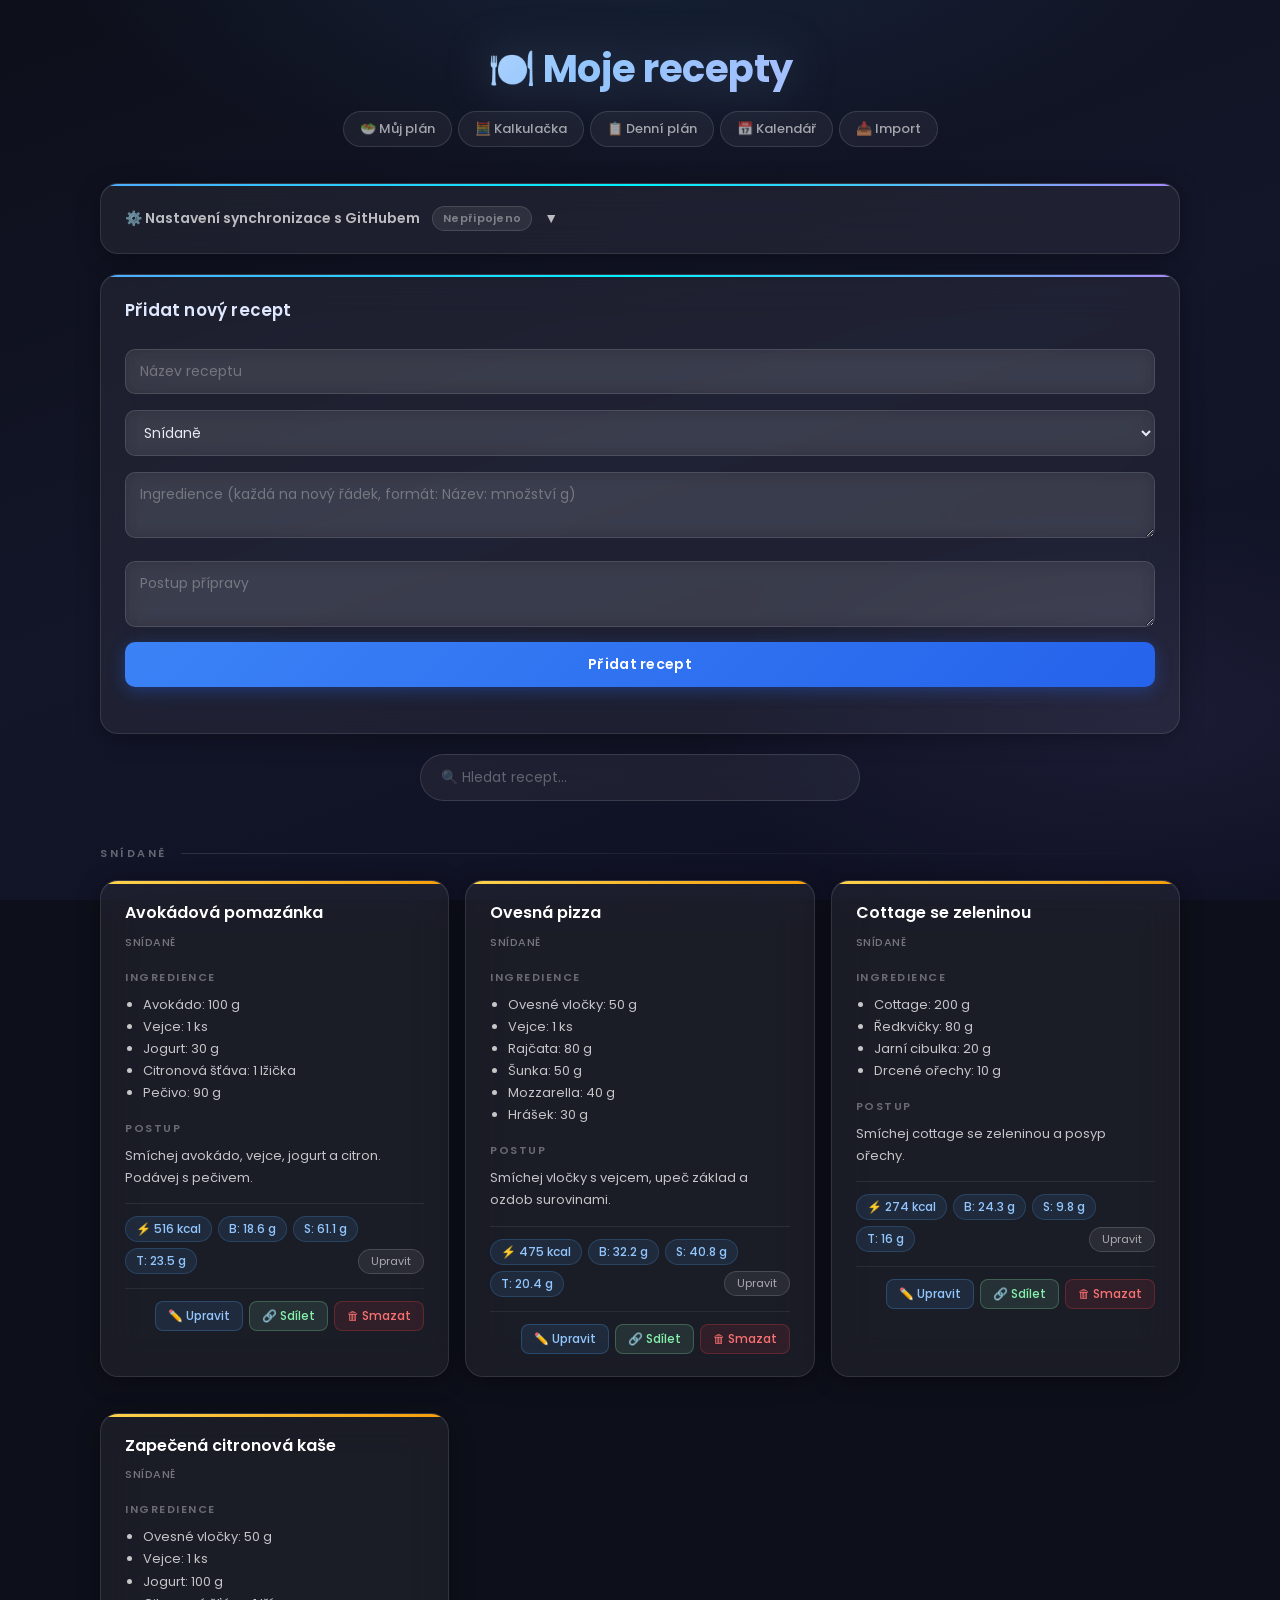
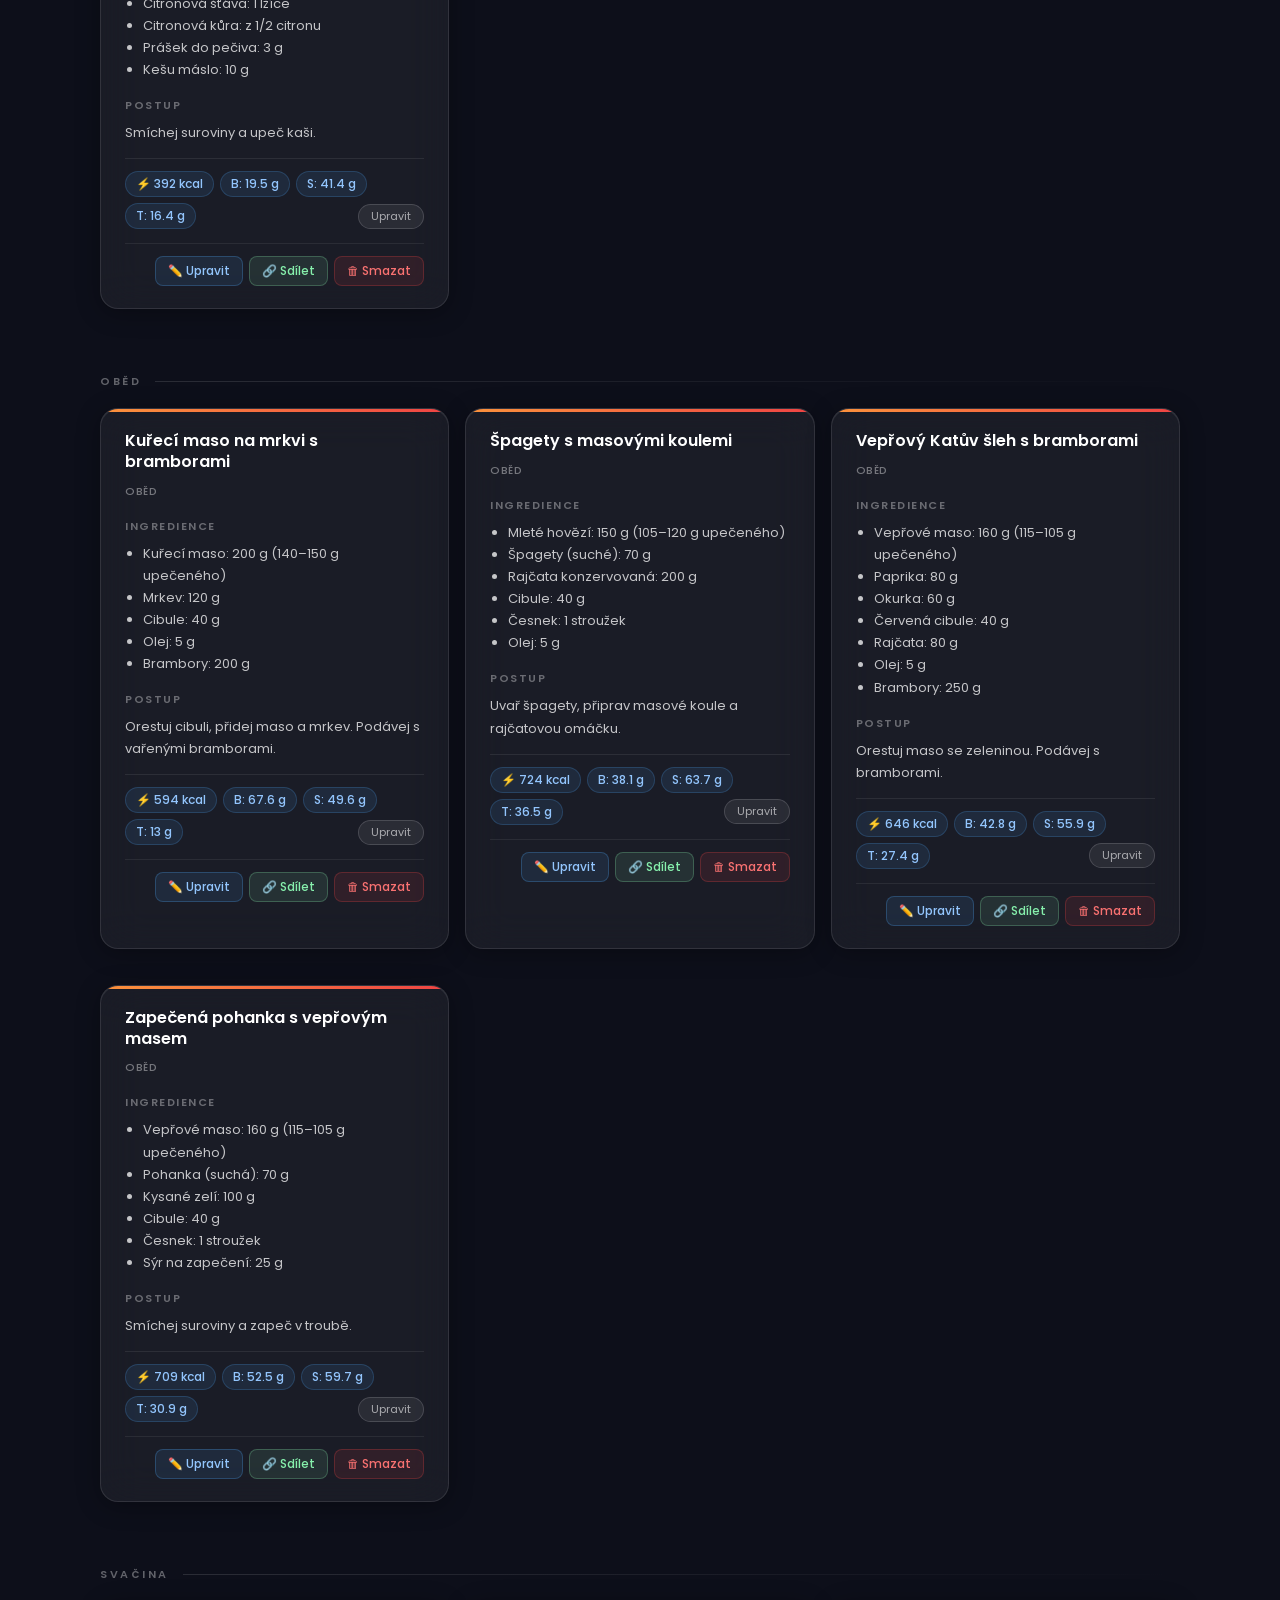
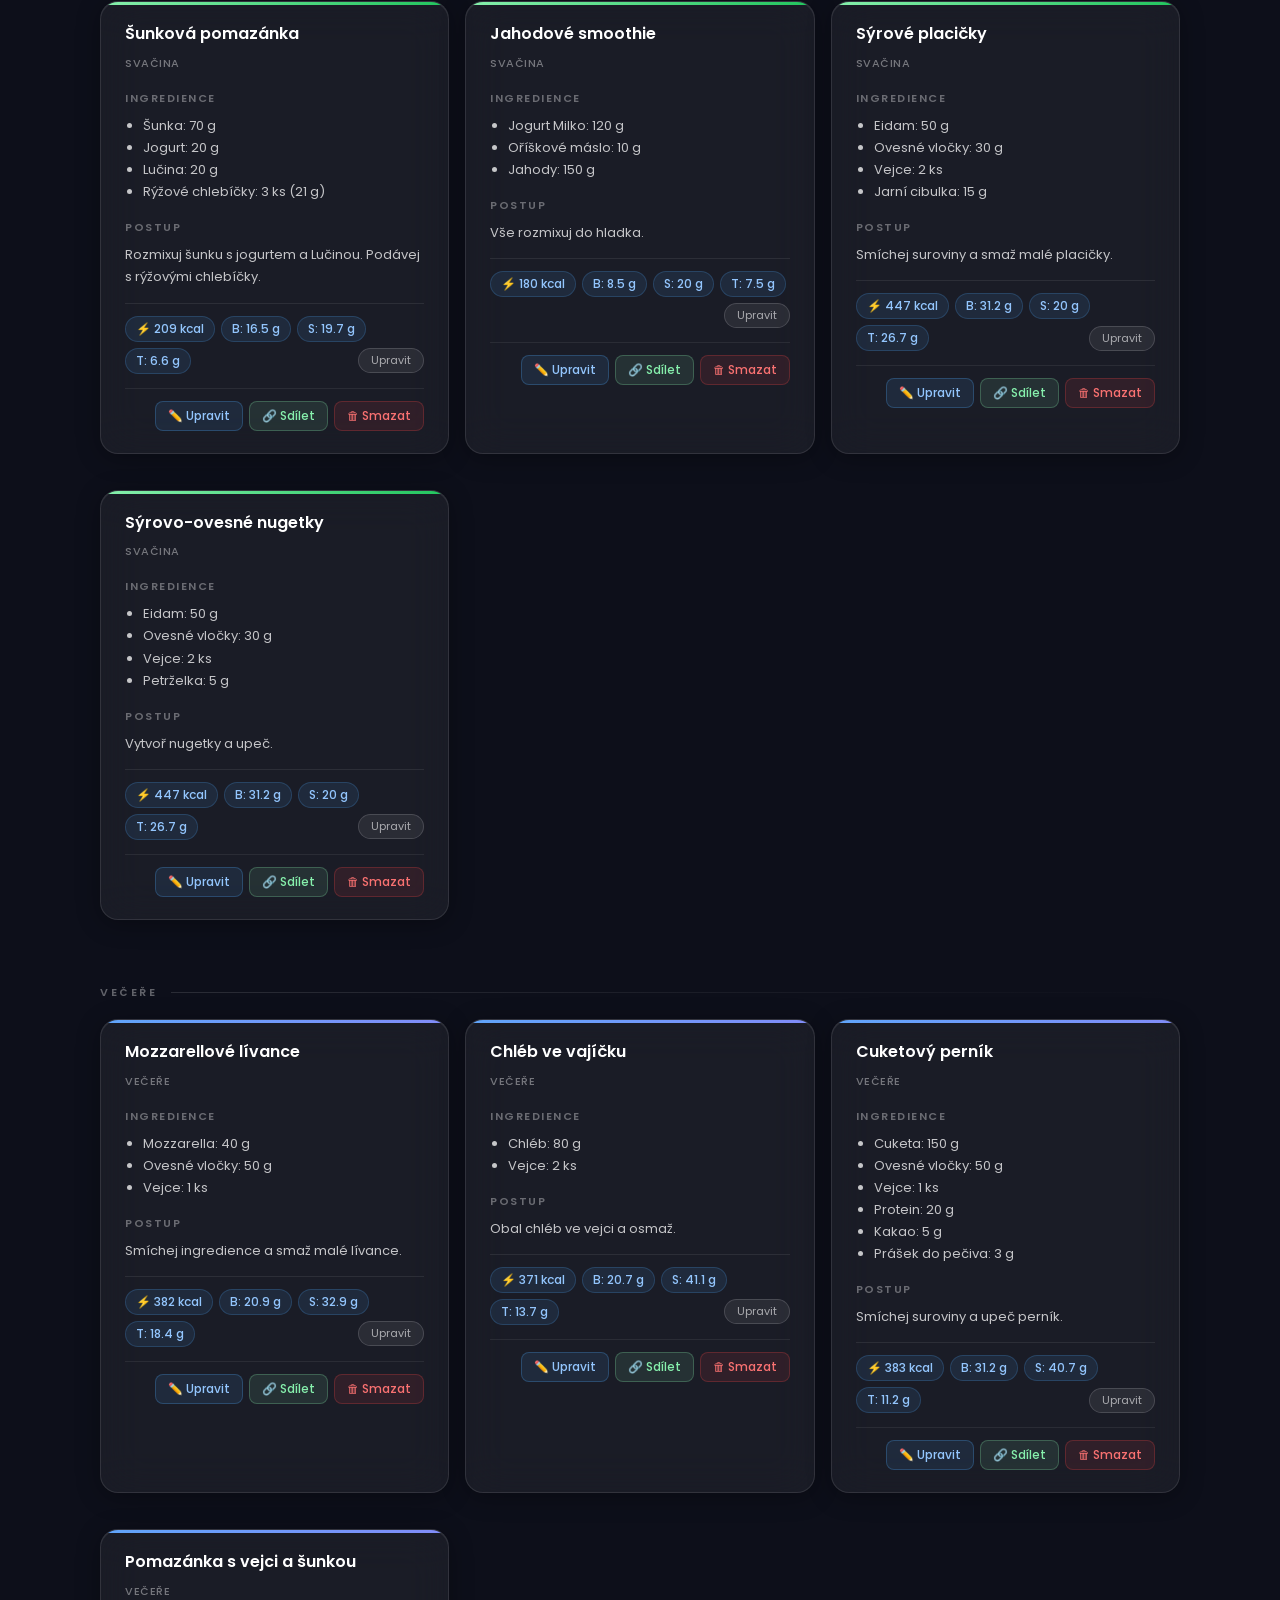
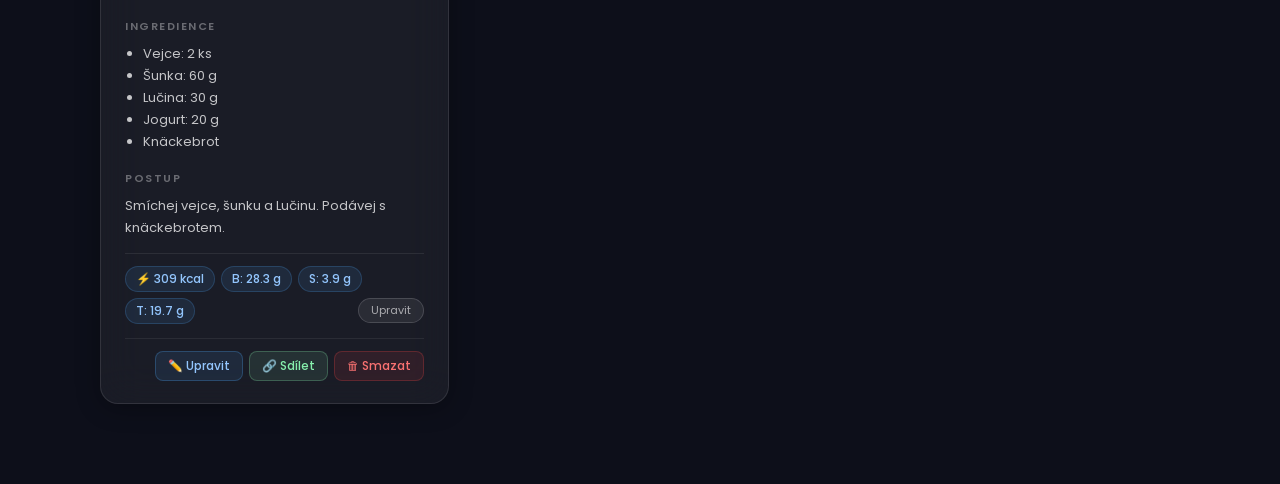
<file: index.html>
<!DOCTYPE html>
<html lang="cs">
<head>
    <meta charset="UTF-8">
    <title>Moje recepty</title>
    <link rel="preconnect" href="https://fonts.googleapis.com">
    <link href="https://fonts.googleapis.com/css2?family=Poppins:wght@400;500;600;700&display=swap" rel="stylesheet">
    <link rel="stylesheet" href="style.css">
</head>
<body>
<div class="page-wrapper">

<h1>🍽️ Moje recepty</h1>

<nav>
    <a href="muj-plan.html">🥗 Můj plán</a>
    <a href="recipe-calculator.html">🧮 Kalkulačka</a>
    <a href="planner.html">📋 Denní plán</a>
    <a href="calendar.html">📅 Kalendář</a>
    <a href="import-jidelnicek.html">📥 Import</a>
</nav>

<!-- GitHub nastavení -->
<div class="form-container" id="github-settings">
    <div class="github-header" id="github-toggle" style="cursor:pointer">
        <span>⚙️ Nastavení synchronizace s GitHubem</span>
        <span id="github-status-badge" class="gh-badge gh-badge-off">Nepřipojeno</span>
        <span id="github-toggle-arrow">▼</span>
    </div>
    <div id="github-settings-body" style="display:none; margin-top:14px">
        <p style="font-size:13px; color:#ccc; margin:0 0 10px 0">
            Zadej svůj GitHub Personal Access Token pro ukládání receptů do repozitáře.<br>
            <strong>Jak ho získat:</strong> GitHub → Settings → Developer settings → Personal access tokens → Fine-grained tokens → New token → vyber repozitář <em>My-recipes</em> → oprávnění <em>Contents: Read and Write</em>.
        </p>
        <div style="display:flex; gap:10px; align-items:center">
            <input id="github-token-input" type="password" placeholder="github_pat_..." style="flex:1; margin:0">
            <button id="github-save-token-btn" style="width:auto; padding:10px 18px">Připojit</button>
            <button id="github-clear-token-btn" style="width:auto; padding:10px 18px; background: rgba(255,255,255,0.15); box-shadow:none">Odpojit</button>
        </div>
        <p id="github-token-msg" style="font-size:13px; margin:8px 0 0 0"></p>
    </div>
</div>

<!-- Přidat recept -->
<div class="form-container">
    <h2>Přidat nový recept</h2>

    <input id="title" type="text" placeholder="Název receptu">

    <select id="category">
        <option value="snidane">Snídaně</option>
        <option value="obed">Oběd</option>
        <option value="svacina">Svačina</option>
        <option value="vecere">Večeře</option>
    </select>

    <textarea id="ingredients" placeholder="Ingredience (každá na nový řádek, formát: Název: množství g)"></textarea>
    <textarea id="instructions" placeholder="Postup přípravy"></textarea>

    <button id="addBtn">Přidat recept</button>
    <p id="save-status" style="text-align:center; font-size:13px; min-height:18px; margin:6px 0 0 0"></p>
</div>

<div class="search-container">
    <input id="search-input" type="text" placeholder="🔍 Hledat recept...">
</div>

<h2>Snídaně</h2>
<div id="snidane" class="recipe-list"></div>

<h2>Oběd</h2>
<div id="obed" class="recipe-list"></div>

<h2>Svačina</h2>
<div id="svacina" class="recipe-list"></div>

<h2>Večeře</h2>
<div id="vecere" class="recipe-list"></div>

<script src="nutrition.js"></script>
<script src="github-storage.js"></script>
<script src="script.js"></script>

<!-- Modal pro sdílený recept -->
<div id="share-modal" class="share-modal" style="display:none">
    <div class="share-modal-box">
        <button id="share-modal-close" class="share-modal-close">✕</button>
        <div id="share-modal-content"></div>
    </div>
</div>

</div><!-- end page-wrapper -->
<script>
document.querySelectorAll('nav a').forEach(a => {
    if (a.getAttribute('href') === location.pathname.split('/').pop() || (location.pathname.endsWith('/') && a.getAttribute('href') === 'index.html')) a.classList.add('active');
});
</script>
</body>
</html>
</file>
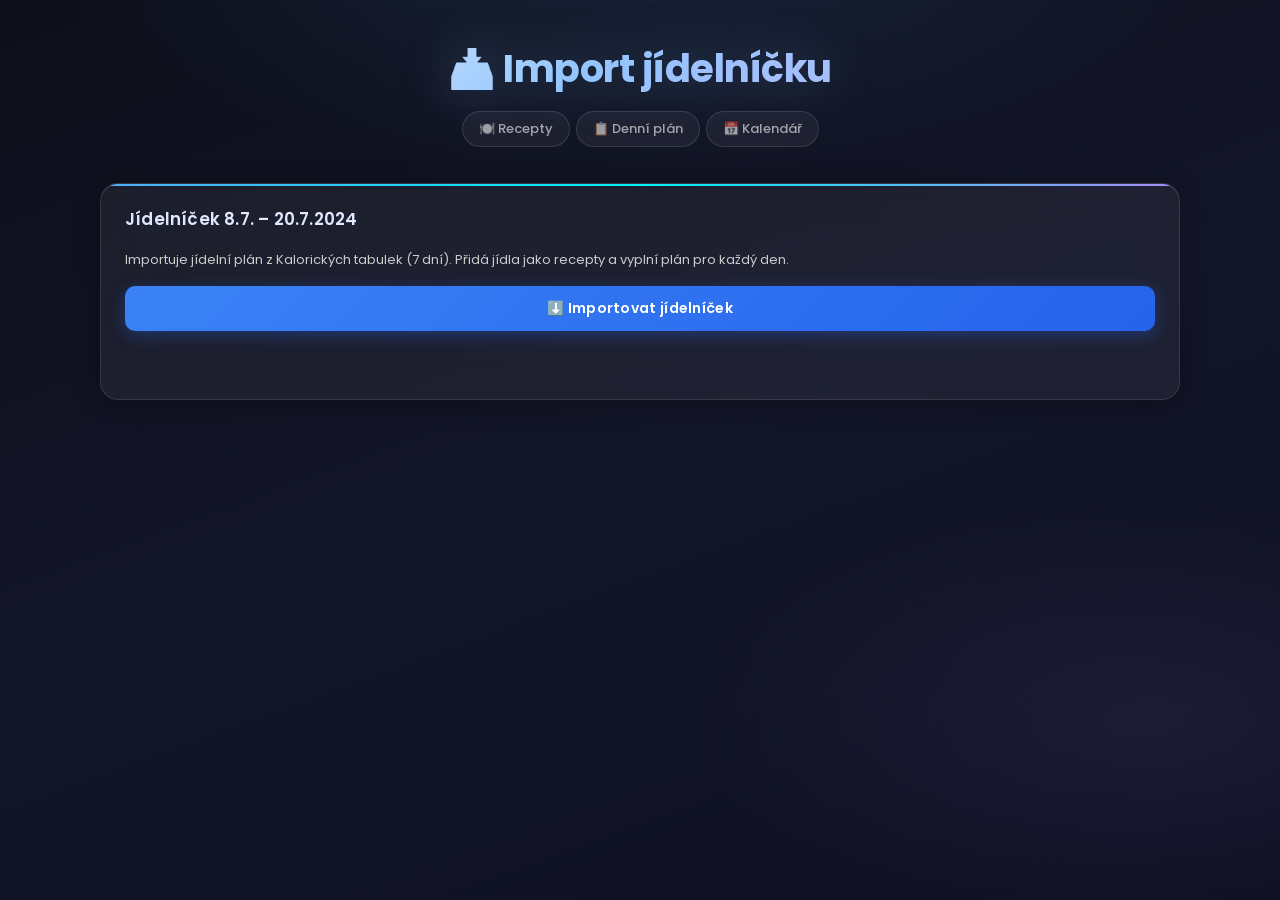
<file: import-jidelnicek.html>
<!DOCTYPE html>
<html lang="cs">
<head>
    <meta charset="UTF-8">
    <meta name="viewport" content="width=device-width, initial-scale=1.0">
    <title>Import jídelníčku</title>
    <link rel="preconnect" href="https://fonts.googleapis.com">
    <link href="https://fonts.googleapis.com/css2?family=Poppins:wght@400;500;600;700&display=swap" rel="stylesheet">
    <link rel="stylesheet" href="style.css">
</head>
<body>
<div class="page-wrapper">

<h1>📥 Import jídelníčku</h1>

<nav>
    <a href="index.html">🍽️ Recepty</a>
    <a href="planner.html">📋 Denní plán</a>
    <a href="calendar.html">📅 Kalendář</a>
</nav>

<div class="form-container">
    <h2>Jídelníček 8.7. – 20.7.2024</h2>
    <p style="font-size:13px; color:#ccc; margin-bottom:16px">
        Importuje jídelní plán z Kalorických tabulek (7 dní). Přidá jídla jako recepty a vyplní plán pro každý den.
    </p>
    <button id="import-btn">⬇️ Importovat jídelníček</button>
    <p id="import-msg" style="margin-top:12px; font-size:14px; min-height:20px"></p>
</div>

<div class="form-container" id="preview" style="display:none">
    <h2>Přehled importovaných dní</h2>
    <div id="preview-list"></div>
</div>

<script>
const DNY = ["Pondělí 8.7.","Středa 10.7.","Pátek 12.7.","Neděle 14.7.","Úterý 16.7.","Čtvrtek 18.7.","Sobota 20.7."];

const DATA = {
  recepty: [
    // === PONDĚLÍ 8.7.2024 ===
    { title:"Snídaně 8.7.", category:"snidane",
      ingredients:["selský jogurt bílý 3,8% tuku Hollandia: 200 g","Cornflakes Bonavita: 30 g","banán: 100 g"],
      instructions:"Jídelníček Kalorické Tabulky – Pondělí 08.07.2024",
      nutrition:{kcal:345,protein:22,carbs:36,fat:12,manual:true,unmatched:[]} },
    { title:"Svačina dop. 8.7.", category:"svacina",
      ingredients:["BeBe Dobré ráno kakaové Opavia: 30 g","nektarinka: 100 g"],
      instructions:"Jídelníček Kalorické Tabulky – Pondělí 08.07.2024",
      nutrition:{kcal:171,protein:11,carbs:18,fat:6,manual:true,unmatched:[]} },
    { title:"Oběd 8.7.", category:"obed",
      ingredients:["těstoviny vařené: 130 g","hovězí zadní vařené: 150 g"],
      instructions:"Jídelníček Kalorické Tabulky – Pondělí 08.07.2024",
      nutrition:{kcal:452,protein:29,carbs:47,fat:16,manual:true,unmatched:[]} },
    { title:"Svačina odp. 8.7.", category:"svacina",
      ingredients:["jahody: 150 g","Tvaroh měkký Clever: 100 g"],
      instructions:"Jídelníček Kalorické Tabulky – Pondělí 08.07.2024",
      nutrition:{kcal:119,protein:8,carbs:12,fat:4,manual:true,unmatched:[]} },
    { title:"Večeře 8.7.", category:"vecere",
      ingredients:["vejce slepičí: 55 g","Lučina Linie: 20 g","eidam sýr 30% tuku plátkový: 34 g","Krůtí prsní šunka 92% masa Pikok: 50 g","Lámankový chléb vícezrnný: 55 g"],
      instructions:"Jídelníček Kalorické Tabulky – Pondělí 08.07.2024",
      nutrition:{kcal:385,protein:25,carbs:40,fat:13,manual:true,unmatched:[]} },

    // === STŘEDA 10.7.2024 ===
    { title:"Snídaně 10.7.", category:"snidane",
      ingredients:["krůtí šunka Pikok: 50 g","lámankový vícezrnný chléb krájený Odkolek: 80 g","Gervais FitProtein: 40 g"],
      instructions:"Jídelníček Kalorické Tabulky – Středa 10.07.2024",
      nutrition:{kcal:321,protein:24,carbs:36,fat:8,manual:true,unmatched:[]} },
    { title:"Svačina dop. 10.7.", category:"svacina",
      ingredients:["Jihočeský tvaroh odtučněný Madeta: 125 g","nektarinka: 100 g"],
      instructions:"Jídelníček Kalorické Tabulky – Středa 10.07.2024",
      nutrition:{kcal:120,protein:9,carbs:13,fat:3,manual:true,unmatched:[]} },
    { title:"Oběd 10.7.", category:"obed",
      ingredients:["aljašská treska filety: 200 g","brambory vařené bez slupky: 150 g","máslo: 5 g"],
      instructions:"Jídelníček Kalorické Tabulky – Středa 10.07.2024",
      nutrition:{kcal:293,protein:22,carbs:32,fat:7,manual:true,unmatched:[]} },
    { title:"Svačina odp. 10.7.", category:"svacina",
      ingredients:["Bebe Dobré ráno oříškové s medem Opavia: 25 g","nektarinka: 100 g"],
      instructions:"Jídelníček Kalorické Tabulky – Středa 10.07.2024",
      nutrition:{kcal:153,protein:11,carbs:17,fat:4,manual:true,unmatched:[]} },
    { title:"Večeře 10.7.", category:"vecere",
      ingredients:["eidam sýr 30% tuku plátkový: 68 g","Lučina Linie: 10 g","lámankový vícezrnný chléb krájený Odkolek: 100 g"],
      instructions:"Jídelníček Kalorické Tabulky – Středa 10.07.2024",
      nutrition:{kcal:455,protein:34,carbs:50,fat:12,manual:true,unmatched:[]} },

    // === PÁTEK 12.7.2024 ===
    { title:"Snídaně 12.7.", category:"snidane",
      ingredients:["selský jogurt bílý 3,8% tuku Hollandia: 200 g","Cornflakes Bonavita: 30 g","jahody: 150 g"],
      instructions:"Jídelníček Kalorické Tabulky – Pátek 12.07.2024",
      nutrition:{kcal:302,protein:22,carbs:30,fat:10,manual:true,unmatched:[]} },
    { title:"Svačina dop. 12.7.", category:"svacina",
      ingredients:["Bebe Dobré ráno oříškové s medem Opavia: 30 g"],
      instructions:"Jídelníček Kalorické Tabulky – Pátek 12.07.2024",
      nutrition:{kcal:134,protein:10,carbs:13,fat:4,manual:true,unmatched:[]} },
    { title:"Oběd 12.7.", category:"obed",
      ingredients:["brambory vařené bez slupky: 150 g","máslo: 5 g","krůtí prsa restovaná: 150 g"],
      instructions:"Jídelníček Kalorické Tabulky – Pátek 12.07.2024",
      nutrition:{kcal:408,protein:30,carbs:40,fat:13,manual:true,unmatched:[]} },
    { title:"Svačina odp. 12.7.", category:"svacina",
      ingredients:["nektarinka: 100 g","Jihočeský tvaroh polotučný Madeta: 125 g"],
      instructions:"Jídelníček Kalorické Tabulky – Pátek 12.07.2024",
      nutrition:{kcal:159,protein:12,carbs:16,fat:5,manual:true,unmatched:[]} },
    { title:"Večeře 12.7.", category:"vecere",
      ingredients:["Krůtí prsní šunka 92% masa Pikok: 50 g","Lamankový chlieb Penam: 80 g","mozzarela light Tesco: 100 g"],
      instructions:"Jídelníček Kalorické Tabulky – Pátek 12.07.2024",
      nutrition:{kcal:430,protein:31,carbs:42,fat:14,manual:true,unmatched:[]} },

    // === NEDĚLE 14.7.2024 ===
    { title:"Snídaně 14.7.", category:"snidane",
      ingredients:["Lamankový chlieb Penam: 60 g","volské oko sázené vejce: 100 g"],
      instructions:"Jídelníček Kalorické Tabulky – Neděle 14.07.2024",
      nutrition:{kcal:357,protein:27,carbs:36,fat:11,manual:true,unmatched:[]} },
    { title:"Svačina dop. 14.7.", category:"svacina",
      ingredients:["nektarinka: 100 g","tvaroh měkký nízkotučný 0,5% tuku Milko: 100 g"],
      instructions:"Jídelníček Kalorické Tabulky – Neděle 14.07.2024",
      nutrition:{kcal:108,protein:8,carbs:11,fat:3,manual:true,unmatched:[]} },
    { title:"Oběd 14.7.", category:"obed",
      ingredients:["vepřová panenka restovaná: 150 g","špenát baby: 120 g","bramborové noky: 150 g"],
      instructions:"Jídelníček Kalorické Tabulky – Neděle 14.07.2024",
      nutrition:{kcal:491,protein:37,carbs:50,fat:15,manual:true,unmatched:[]} },
    { title:"Svačina odp. 14.7.", category:"svacina",
      ingredients:["BeBe čokoládové bez ořechů s medem: 40 g"],
      instructions:"Jídelníček Kalorické Tabulky – Neděle 14.07.2024",
      nutrition:{kcal:181,protein:14,carbs:18,fat:5,manual:true,unmatched:[]} },
    { title:"Večeře 14.7.", category:"vecere",
      ingredients:["Lamankový chlieb Penam: 55 g","Gervais FitProtein: 15 g","Olomoucké tvarůžky malé A.W.: 70 g"],
      instructions:"Jídelníček Kalorické Tabulky – Neděle 14.07.2024",
      nutrition:{kcal:261,protein:20,carbs:26,fat:8,manual:true,unmatched:[]} },

    // === ÚTERÝ 16.7.2024 ===
    { title:"Snídaně 16.7.", category:"snidane",
      ingredients:["Cornflakes Bonavita: 30 g","jahody: 150 g","selský jogurt bílý 3,8% tuku Hollandia: 200 g"],
      instructions:"Jídelníček Kalorické Tabulky – Úterý 16.07.2024",
      nutrition:{kcal:302,protein:19,carbs:33,fat:10,manual:true,unmatched:[]} },
    { title:"Svačina dop. 16.7.", category:"svacina",
      ingredients:["kefírové mléko nízkotučné bílé Valašské Meziříčí: 250 g","nektarinka: 100 g"],
      instructions:"Jídelníček Kalorické Tabulky – Úterý 16.07.2024",
      nutrition:{kcal:139,protein:9,carbs:15,fat:4,manual:true,unmatched:[]} },
    { title:"Oběd 16.7.", category:"obed",
      ingredients:["vejce slepičí: 110 g","eidam sýr 30% tuku plátkový: 51 g","kuřecí prsní šunka 92% masa Pikok: 48 g","hrášek mražený: 50 g","brambory vařené bez slupky: 150 g"],
      instructions:"Jídelníček Kalorické Tabulky – Úterý 16.07.2024",
      nutrition:{kcal:523,protein:33,carbs:57,fat:17,manual:true,unmatched:[]} },
    { title:"Svačina odp. 16.7.", category:"svacina",
      ingredients:["Bebe Dobré ráno oříškové s medem Opavia: 30 g","meloun vodní: 200 g"],
      instructions:"Jídelníček Kalorické Tabulky – Úterý 16.07.2024",
      nutrition:{kcal:193,protein:12,carbs:21,fat:6,manual:true,unmatched:[]} },
    { title:"Večeře 16.7.", category:"vecere",
      ingredients:["Gervais FitProtein: 20 g","tunák rio mare s kapkou olivového oleje: 70 g","lámankový vícezrnný chléb krájený Odkolek: 55 g"],
      instructions:"Jídelníček Kalorické Tabulky – Úterý 16.07.2024",
      nutrition:{kcal:291,protein:18,carbs:32,fat:9,manual:true,unmatched:[]} },

    // === ČTVRTEK 18.7.2024 ===
    { title:"Snídaně 18.7.", category:"snidane",
      ingredients:["Lamankový chlieb Penam: 50 g","Lučina Linie: 20 g","eidam sýr 30% tuku plátkový: 34 g"],
      instructions:"Jídelníček Kalorické Tabulky – Čtvrtek 18.07.2024",
      nutrition:{kcal:261,protein:20,carbs:21,fat:10,manual:true,unmatched:[]} },
    { title:"Svačina dop. 18.7.", category:"svacina",
      ingredients:["Bebe Dobré ráno oříškové s medem Opavia: 30 g","broskev: 50 g"],
      instructions:"Jídelníček Kalorické Tabulky – Čtvrtek 18.07.2024",
      nutrition:{kcal:157,protein:12,carbs:13,fat:6,manual:true,unmatched:[]} },
    { title:"Oběd 18.7.", category:"obed",
      ingredients:["kuřecí prsa restovaná: 150 g","paprika červená: 50 g","rajčata: 50 g","lámankový vícezrnný chléb krájený Odkolek: 34 g","Gold Zlatá kukuřice Bonduelle: 20 g","vejce slepičí: 55 g"],
      instructions:"Jídelníček Kalorické Tabulky – Čtvrtek 18.07.2024",
      nutrition:{kcal:494,protein:37,carbs:41,fat:19,manual:true,unmatched:[]} },
    { title:"Svačina odp. 18.7.", category:"svacina",
      ingredients:["kefírové mléko nízkotučné bílé Valašské Meziříčí: 250 g"],
      instructions:"Jídelníček Kalorické Tabulky – Čtvrtek 18.07.2024",
      nutrition:{kcal:99,protein:7,carbs:8,fat:4,manual:true,unmatched:[]} },
    { title:"Večeře 18.7.", category:"vecere",
      ingredients:["lámankový vícezrnný chléb krájený Odkolek: 60 g","Mozarella Albert: 80 g","rajčata cherry: 50 g"],
      instructions:"Jídelníček Kalorické Tabulky – Čtvrtek 18.07.2024",
      nutrition:{kcal:338,protein:25,carbs:28,fat:13,manual:true,unmatched:[]} },

    // === SOBOTA 20.7.2024 ===
    { title:"Snídaně 20.7.", category:"snidane",
      ingredients:["lámankový vícezrnný chléb krájený Odkolek: 80 g","eidam sýr 30% tuku plátkový: 34 g","Gervais FitProtein: 100 g","Krůtí prsní šunka 92% masa Pikok: 60 g"],
      instructions:"Jídelníček Kalorické Tabulky – Sobota 20.07.2024",
      nutrition:{kcal:493,protein:36,carbs:52,fat:15,manual:true,unmatched:[]} },
    { title:"Svačina dop. 20.7.", category:"svacina",
      ingredients:["Ovofit tvarohový dezert jahodový Milko: 140 g","jablko: 100 g"],
      instructions:"Jídelníček Kalorické Tabulky – Sobota 20.07.2024",
      nutrition:{kcal:161,protein:12,carbs:17,fat:5,manual:true,unmatched:[]} },
    { title:"Oběd 20.7.", category:"obed",
      ingredients:["rýže bílá dlouhozrnná vařená: 140 g","pečené kuřecí stehno s kostí: 150 g"],
      instructions:"Jídelníček Kalorické Tabulky – Sobota 20.07.2024",
      nutrition:{kcal:370,protein:27,carbs:39,fat:11,manual:true,unmatched:[]} },
    { title:"Svačina odp. 20.7.", category:"svacina",
      ingredients:["broskev: 100 g"],
      instructions:"Jídelníček Kalorické Tabulky – Sobota 20.07.2024",
      nutrition:{kcal:46,protein:3,carbs:5,fat:1,manual:true,unmatched:[]} },
    { title:"Večeře 20.7.", category:"vecere",
      ingredients:["Lamankový chlieb Penam: 80 g","vejce slepičí: 55 g","Krůtí prsní šunka Albert: 50 g"],
      instructions:"Jídelníček Kalorické Tabulky – Sobota 20.07.2024",
      nutrition:{kcal:346,protein:25,carbs:36,fat:10,manual:true,unmatched:[]} }
  ],

  plan: {
    "2024-07-08": { snidane:["Snídaně 8.7."], obed:["Oběd 8.7."], svacina:["Svačina dop. 8.7.","Svačina odp. 8.7."], vecere:["Večeře 8.7."] },
    "2024-07-10": { snidane:["Snídaně 10.7."], obed:["Oběd 10.7."], svacina:["Svačina dop. 10.7.","Svačina odp. 10.7."], vecere:["Večeře 10.7."] },
    "2024-07-12": { snidane:["Snídaně 12.7."], obed:["Oběd 12.7."], svacina:["Svačina dop. 12.7.","Svačina odp. 12.7."], vecere:["Večeře 12.7."] },
    "2024-07-14": { snidane:["Snídaně 14.7."], obed:["Oběd 14.7."], svacina:["Svačina dop. 14.7.","Svačina odp. 14.7."], vecere:["Večeře 14.7."] },
    "2024-07-16": { snidane:["Snídaně 16.7."], obed:["Oběd 16.7."], svacina:["Svačina dop. 16.7.","Svačina odp. 16.7."], vecere:["Večeře 16.7."] },
    "2024-07-18": { snidane:["Snídaně 18.7."], obed:["Oběd 18.7."], svacina:["Svačina dop. 18.7.","Svačina odp. 18.7."], vecere:["Večeře 18.7."] },
    "2024-07-20": { snidane:["Snídaně 20.7."], obed:["Oběd 20.7."], svacina:["Svačina dop. 20.7.","Svačina odp. 20.7."], vecere:["Večeře 20.7."] }
  }
};

document.getElementById("import-btn").addEventListener("click", () => {
    const existing = JSON.parse(localStorage.getItem("recepty") || "[]");
    const existingTitles = new Set(existing.map(r => r.title));
    const newRecipes = DATA.recepty.filter(r => !existingTitles.has(r.title));
    localStorage.setItem("recepty", JSON.stringify([...existing, ...newRecipes]));

    const existingPlan = JSON.parse(localStorage.getItem("denni_plan") || "{}");
    Object.assign(existingPlan, DATA.plan);
    localStorage.setItem("denni_plan", JSON.stringify(existingPlan));

    const msg = document.getElementById("import-msg");
    msg.style.color = "#8bc34a";
    msg.textContent = `✓ Importováno ${newRecipes.length} jídel a ${Object.keys(DATA.plan).length} dní.`;

    // Zobraz přehled
    const preview = document.getElementById("preview");
    const list = document.getElementById("preview-list");
    preview.style.display = "block";
    list.innerHTML = Object.entries(DATA.plan).map(([datum, den]) => {
        const d = new Date(datum);
        const denTydne = ["Ne","Po","Út","St","Čt","Pá","So"][d.getDay()];
        const kcal = DATA.recepty.filter(r =>
            [...den.snidane,...den.obed,...den.svacina,...den.vecere].includes(r.title)
        ).reduce((s, r) => s + r.nutrition.kcal, 0);
        return `<div class="meal-list-row">
            <span class="recipe-title"><strong>${denTydne} ${datum.slice(8)}.${datum.slice(5,7)}.</strong></span>
            <span class="macro-info">⚡ ${kcal} kcal</span>
            <a href="planner.html?datum=${datum}" style="color:#4facfe; font-size:13px">Otevřít →</a>
        </div>`;
    }).join("");
});
</script>
</div><!-- end page-wrapper -->
<script>document.querySelectorAll('nav a').forEach(a => { if (a.getAttribute('href') === location.pathname.split('/').pop()) a.classList.add('active'); });</script>
</body>
</html>
</file>
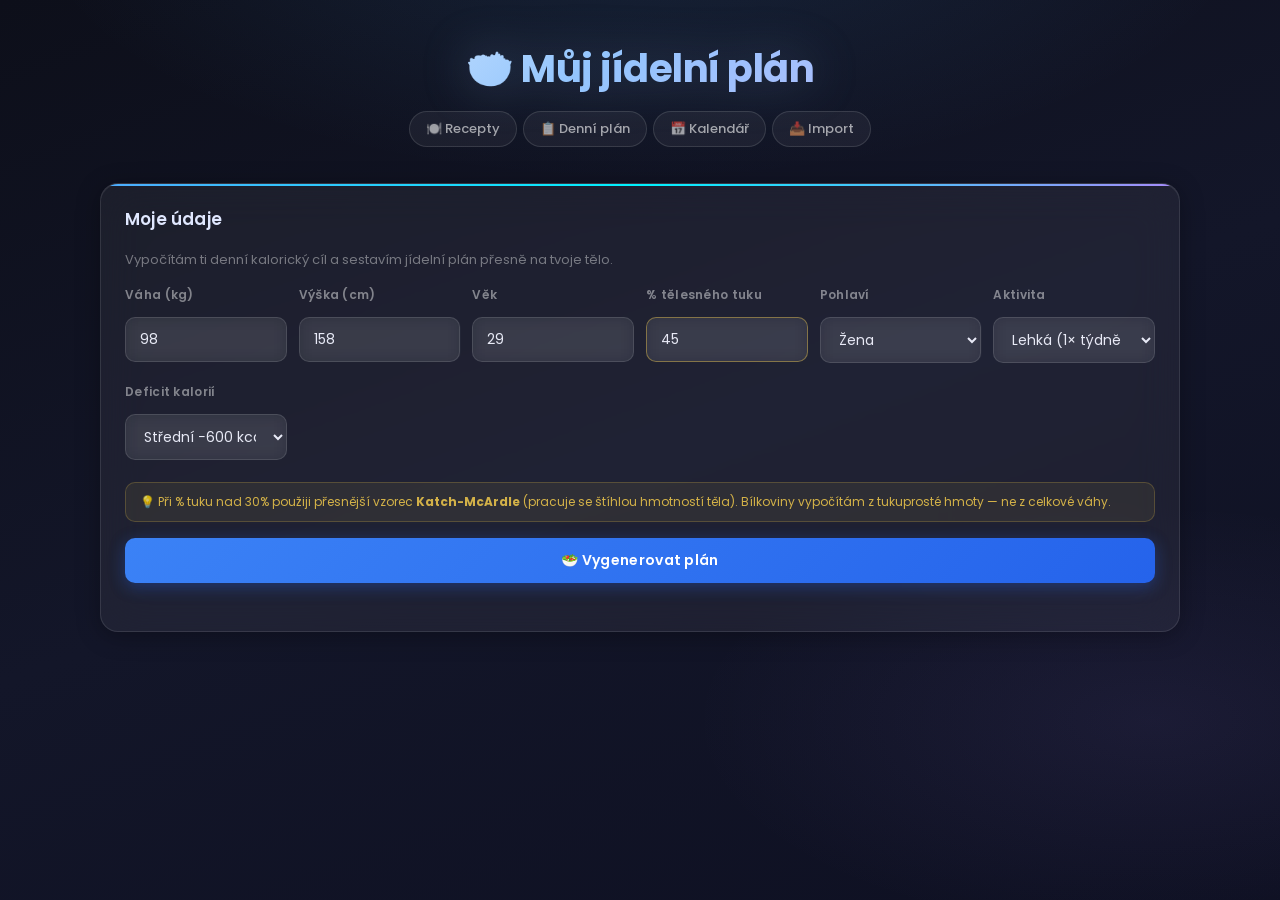
<file: muj-plan.html>
<!DOCTYPE html>
<html lang="cs">
<head>
    <meta charset="UTF-8">
    <meta name="viewport" content="width=device-width, initial-scale=1.0">
    <title>Můj jídelní plán</title>
    <link rel="preconnect" href="https://fonts.googleapis.com">
    <link href="https://fonts.googleapis.com/css2?family=Poppins:wght@400;500;600;700&display=swap" rel="stylesheet">
    <link rel="stylesheet" href="style.css">
    <style>
        .plan-grid {
            display: grid;
            grid-template-columns: repeat(auto-fill, minmax(300px, 1fr));
            gap: 16px;
            margin-top: 8px;
        }
        .plan-meal {
            background: rgba(255,255,255,0.055);
            border: 1px solid rgba(255,255,255,0.1);
            border-radius: 18px;
            padding: 20px;
            position: relative;
            overflow: hidden;
            animation: fadeUp 0.45s ease forwards;
            opacity: 0;
        }
        .plan-meal:nth-child(1) { animation-delay: 0.05s; }
        .plan-meal:nth-child(2) { animation-delay: 0.10s; }
        .plan-meal:nth-child(3) { animation-delay: 0.15s; }
        .plan-meal:nth-child(4) { animation-delay: 0.20s; }
        .plan-meal:nth-child(5) { animation-delay: 0.25s; }

        .meal-stripe { position: absolute; top: 0; left: 0; right: 0; height: 3px; border-radius: 18px 18px 0 0; }
        .stripe-snidane  { background: linear-gradient(90deg, #fcd34d, #f59e0b); }
        .stripe-svacina  { background: linear-gradient(90deg, #86efac, #22c55e); }
        .stripe-obed     { background: linear-gradient(90deg, #fb923c, #ef4444); }
        .stripe-vecere   { background: linear-gradient(90deg, #60a5fa, #818cf8); }

        .meal-header {
            display: flex;
            align-items: center;
            gap: 10px;
            margin-bottom: 14px;
        }
        .meal-icon {
            font-size: 1.6rem;
            line-height: 1;
        }
        .meal-title-block {}
        .meal-category {
            font-size: 10px;
            font-weight: 600;
            letter-spacing: 2px;
            text-transform: uppercase;
            color: rgba(255,255,255,0.35);
        }
        .meal-name {
            font-size: 1rem;
            font-weight: 600;
            color: #fff;
            line-height: 1.3;
        }

        .plan-food-list {
            list-style: none;
            padding: 0;
            margin: 0 0 14px;
        }
        .plan-food-list li {
            display: flex;
            justify-content: space-between;
            align-items: center;
            padding: 7px 0;
            border-bottom: 1px solid rgba(255,255,255,0.06);
            font-size: 13px;
            font-weight: 500;
            color: rgba(255,255,255,0.85);
        }
        .plan-food-list li:last-child { border-bottom: none; }
        .food-grams {
            font-size: 12px;
            font-weight: 600;
            color: #93c5fd;
            background: rgba(79,172,254,0.1);
            border: 1px solid rgba(79,172,254,0.2);
            border-radius: 20px;
            padding: 2px 9px;
            white-space: nowrap;
        }

        .meal-macros {
            display: flex;
            gap: 6px;
            flex-wrap: wrap;
            padding-top: 10px;
            border-top: 1px solid rgba(255,255,255,0.07);
        }
        .meal-macros span {
            font-size: 11px;
            font-weight: 600;
            border-radius: 20px;
            padding: 3px 9px;
        }
        .m-kcal   { background: rgba(59,130,246,0.12); color: #93c5fd; border: 1px solid rgba(59,130,246,0.2); }
        .m-prot   { background: rgba(236,72,153,0.12); color: #f9a8d4; border: 1px solid rgba(236,72,153,0.2); }
        .m-carbs  { background: rgba(245,158,11,0.12); color: #fcd34d; border: 1px solid rgba(245,158,11,0.2); }
        .m-fat    { background: rgba(34,197,94,0.12);  color: #86efac; border: 1px solid rgba(34,197,94,0.2); }

        .stats-row {
            display: grid;
            grid-template-columns: repeat(auto-fit, minmax(140px, 1fr));
            gap: 12px;
            margin-bottom: 20px;
        }
        .stat-box {
            background: rgba(255,255,255,0.05);
            border: 1px solid rgba(255,255,255,0.09);
            border-radius: 14px;
            padding: 14px 16px;
            text-align: center;
        }
        .stat-label {
            font-size: 11px;
            color: rgba(255,255,255,0.4);
            font-weight: 600;
            letter-spacing: 1px;
            text-transform: uppercase;
            margin-bottom: 4px;
        }
        .stat-value {
            font-size: 1.4rem;
            font-weight: 700;
            color: #fff;
        }
        .stat-unit { font-size: 0.8rem; color: rgba(255,255,255,0.4); margin-left: 2px; }

        .macro-goal-bar {
            display: grid;
            grid-template-columns: repeat(4, 1fr);
            gap: 10px;
            margin-bottom: 24px;
        }
        .macro-goal {
            background: rgba(255,255,255,0.05);
            border: 1px solid rgba(255,255,255,0.08);
            border-radius: 12px;
            padding: 12px;
            text-align: center;
        }
        .macro-goal .mg-label { font-size: 11px; color: rgba(255,255,255,0.4); font-weight: 600; margin-bottom: 4px; }
        .macro-goal .mg-val   { font-size: 1.1rem; font-weight: 700; }
        .mg-kcal  { color: #93c5fd; }
        .mg-prot  { color: #f9a8d4; }
        .mg-carbs { color: #fcd34d; }
        .mg-fat   { color: #86efac; }

        .daily-total {
            background: rgba(59,130,246,0.08);
            border: 1px solid rgba(59,130,246,0.2);
            border-radius: 14px;
            padding: 18px 20px;
            margin-top: 20px;
        }
        .daily-total h3 {
            margin: 0 0 12px;
            font-size: 13px;
            font-weight: 600;
            color: rgba(255,255,255,0.5);
            letter-spacing: 1.5px;
            text-transform: uppercase;
        }
        .daily-row {
            display: flex;
            justify-content: space-between;
            align-items: center;
            margin-bottom: 10px;
            font-size: 13px;
        }
        .daily-row span:first-child { color: rgba(255,255,255,0.55); }
        .daily-row .dval { font-weight: 700; font-size: 1rem; }

        .form-row {
            display: grid;
            grid-template-columns: repeat(auto-fit, minmax(140px, 1fr));
            gap: 12px;
        }
        .form-row label {
            display: flex;
            flex-direction: column;
            font-size: 12px;
            color: rgba(255,255,255,0.45);
            font-weight: 600;
            letter-spacing: 0.3px;
            gap: 5px;
        }
        .shuffle-btn {
            background: rgba(167,139,250,0.15);
            border: 1px solid rgba(167,139,250,0.35);
            color: #c4b5fd;
            border-radius: 10px;
            padding: 10px 20px;
            cursor: pointer;
            font-size: 13px;
            font-weight: 600;
            font-family: 'Poppins', sans-serif;
            transition: all 0.2s;
            white-space: nowrap;
        }
        .shuffle-btn:hover {
            background: rgba(167,139,250,0.25);
            transform: translateY(-1px);
        }
        .results-header {
            display: flex;
            justify-content: space-between;
            align-items: center;
            margin-bottom: 20px;
            flex-wrap: wrap;
            gap: 10px;
        }
        .results-header h2 {
            margin: 0 !important;
        }
        @media (max-width: 600px) {
            .macro-goal-bar { grid-template-columns: repeat(2, 1fr); }
            .stats-row { grid-template-columns: repeat(2, 1fr); }
        }
    </style>
</head>
<body>
<div class="page-wrapper">

<h1>🥗 Můj jídelní plán</h1>

<nav>
    <a href="index.html">🍽️ Recepty</a>
    <a href="planner.html">📋 Denní plán</a>
    <a href="calendar.html">📅 Kalendář</a>
    <a href="import-jidelnicek.html">📥 Import</a>
</nav>

<!-- Osobní údaje -->
<div class="form-container">
    <h2>Moje údaje</h2>
    <p style="font-size:13px; color:rgba(255,255,255,0.4); margin:0 0 16px">Vypočítám ti denní kalorický cíl a sestavím jídelní plán přesně na tvoje tělo.</p>
    <div class="form-row">
        <label>Váha (kg)<input type="number" id="inp-vaha" placeholder="65" min="30" max="300" value="98"></label>
        <label>Výška (cm)<input type="number" id="inp-vyska" placeholder="168" min="130" max="230" value="158"></label>
        <label>Věk<input type="number" id="inp-vek" placeholder="30" min="15" max="90" value="29"></label>
        <label>% tělesného tuku
            <input type="number" id="inp-tuk" placeholder="např. 45" min="5" max="70" value="45"
                style="border-color:rgba(252,211,77,0.4)">
        </label>
        <label>Pohlaví
            <select id="inp-pohlavi">
                <option value="zena" selected>Žena</option>
                <option value="muz">Muž</option>
            </select>
        </label>
        <label>Aktivita
            <select id="inp-aktivita">
                <option value="1.2">Sedavý (práce u stolu)</option>
                <option value="1.375" selected>Lehká (1× týdně sport)</option>
                <option value="1.55">Střední (3–5× týdně)</option>
                <option value="1.725">Vysoká (6–7× týdně)</option>
                <option value="1.9">Extrémní (2× denně)</option>
            </select>
        </label>
        <label>Deficit kalorií
            <select id="inp-deficit">
                <option value="400">Mírný −400 kcal</option>
                <option value="600" selected>Střední −600 kcal ✓</option>
                <option value="800">Výrazný −800 kcal</option>
            </select>
        </label>
    </div>
    <div style="background:rgba(252,211,77,0.07); border:1px solid rgba(252,211,77,0.2); border-radius:10px; padding:10px 14px; margin-top:14px; font-size:12px; color:rgba(252,211,77,0.8)">
        💡 Při % tuku nad 30% použiji přesnější vzorec <strong>Katch-McArdle</strong> (pracuje se štíhlou hmotností těla). Bílkoviny vypočítám z tukuprosté hmoty — ne z celkové váhy.
    </div>
    <div style="display:flex; gap:10px; margin-top:16px; flex-wrap:wrap">
        <button id="compute-btn" style="flex:1; min-width:160px">🥗 Vygenerovat plán</button>
    </div>
    <p id="form-err" style="color:#f87171; font-size:13px; margin:8px 0 0; min-height:18px"></p>
</div>

<!-- Výsledky -->
<div id="results" style="display:none">

    <!-- Statistiky -->
    <div class="form-container">
        <div class="results-header">
            <h2>Tvůj denní plán</h2>
            <button class="shuffle-btn" id="shuffle-btn">🔀 Jiný den</button>
        </div>

        <div class="stats-row" id="stats-row"></div>

        <div class="macro-goal-bar" id="macro-goals"></div>

        <p id="method-note" style="font-size:12px; color:rgba(255,255,255,0.3); margin:0; text-align:center"></p>
    </div>

    <!-- Jídla -->
    <div class="plan-grid" id="plan-grid"></div>

    <!-- Denní součet -->
    <div class="daily-total" id="daily-total"></div>

</div>

</div><!-- end page-wrapper -->

<script src="nutrition.js"></script>
<script>
document.querySelectorAll('nav a').forEach(a => {
    if (a.getAttribute('href') === location.pathname.split('/').pop()) a.classList.add('active');
});

// ═══════════════════════════════
// ŠABLONY JÍDEL
// ═══════════════════════════════
const SNIDANE = [
    { name:"Skyr bowl", emoji:"🫐", cat:"snidane",
      items:[{food:"skyr",label:"Skyr",g:200},{food:"boruvky",label:"Borůvky",g:100},{food:"ovesne vlocky",label:"Ovesné vločky",g:40}] },
    { name:"Vajíčka s chlebem", emoji:"🥚", cat:"snidane",
      items:[{food:"vejce",label:"Vejce (2 ks)",g:110},{food:"lamankovy chleb",label:"Lámankový chléb",g:60},{food:"eidam 30",label:"Eidam 30%",g:30}] },
    { name:"Cornflakes s jogurtem", emoji:"🥣", cat:"snidane",
      items:[{food:"cornflakes",label:"Cornflakes",g:40},{food:"bily jogurt",label:"Bílý jogurt",g:160},{food:"jahody",label:"Jahody",g:150}] },
    { name:"Tvaroh s ovocem", emoji:"🍌", cat:"snidane",
      items:[{food:"tvaroh",label:"Tvaroh",g:150},{food:"banan",label:"Banán",g:100},{food:"mandle",label:"Mandle",g:15}] },
    { name:"Toast se šunkou", emoji:"🥪", cat:"snidane",
      items:[{food:"lamankovy chleb",label:"Lámankový chléb",g:80},{food:"lucina linie",label:"Lučina linie",g:30},{food:"kruti sunka",label:"Krůtí šunka",g:60}] },
];

const SVACINA_DOP = [
    { name:"Jablko & tvaroh", emoji:"🍎", cat:"svacina",
      items:[{food:"jablko",label:"Jablko",g:150},{food:"tvaroh",label:"Tvaroh",g:100}] },
    { name:"Banán & jogurt", emoji:"🍌", cat:"svacina",
      items:[{food:"banan",label:"Banán",g:100},{food:"bily jogurt",label:"Bílý jogurt",g:150}] },
    { name:"Borůvky & cottage", emoji:"🫐", cat:"svacina",
      items:[{food:"boruvky",label:"Borůvky",g:120},{food:"cottage",label:"Cottage sýr",g:100}] },
    { name:"Nektarinka & skyr", emoji:"🍑", cat:"svacina",
      items:[{food:"nektarinky",label:"Nektarinka",g:150},{food:"skyr",label:"Skyr",g:120}] },
    { name:"Broskev & Bebe", emoji:"🍪", cat:"svacina",
      items:[{food:"broskve",label:"Broskev",g:120},{food:"bebe dobre rano",label:"Bebe Dobré ráno",g:25}] },
];

const OBED = [
    { name:"Kuřecí prsa s rýží", emoji:"🍗", cat:"obed",
      items:[{food:"kureci prsa",label:"Kuřecí prsa",g:130},{food:"ryze",label:"Rýže (suchá)",g:65},{food:"brokolice",label:"Brokolice",g:180}] },
    { name:"Treska s bramborami", emoji:"🐟", cat:"obed",
      items:[{food:"treska",label:"Treska",g:200},{food:"brambory",label:"Brambory vařené",g:200},{food:"rajcata",label:"Rajčata",g:100}] },
    { name:"Těstoviny s hovězím", emoji:"🍝", cat:"obed",
      items:[{food:"mlete hovezi",label:"Mleté hovězí",g:100},{food:"spagety",label:"Špagety (suché)",g:65},{food:"rajcatova stava",label:"Rajčatová stáva",g:120}] },
    { name:"Tunák s rýží", emoji:"🥫", cat:"obed",
      items:[{food:"tunac",label:"Tunák z konzervy",g:130},{food:"ryze",label:"Rýže (suchá)",g:65},{food:"kukurice",label:"Kukuřice",g:60}] },
    { name:"Kuřecí s noky", emoji:"🫕", cat:"obed",
      items:[{food:"kureci prsa",label:"Kuřecí prsa",g:130},{food:"noky",label:"Bramborové noky",g:160},{food:"rajcata",label:"Rajčata cherry",g:100}] },
];

const SVACINA_ODP = [
    { name:"Maliny & skyr", emoji:"🍓", cat:"svacina",
      items:[{food:"maliny",label:"Maliny",g:120},{food:"skyr",label:"Skyr",g:130}] },
    { name:"Jablko & mandle", emoji:"🍎", cat:"svacina",
      items:[{food:"jablko",label:"Jablko",g:160},{food:"mandle",label:"Mandle",g:20}] },
    { name:"Skyr s borůvkami", emoji:"🫐", cat:"svacina",
      items:[{food:"skyr",label:"Skyr",g:150},{food:"boruvky",label:"Borůvky",g:100}] },
    { name:"Broskev & jogurt", emoji:"🍑", cat:"svacina",
      items:[{food:"broskve",label:"Broskev",g:130},{food:"bily jogurt",label:"Bílý jogurt",g:130}] },
    { name:"Meloun & tvaroh", emoji:"🍉", cat:"svacina",
      items:[{food:"meloun",label:"Meloun",g:200},{food:"tvaroh",label:"Tvaroh",g:100}] },
];

const VECERE = [
    { name:"Treska se zeleninou", emoji:"🥦", cat:"vecere",
      items:[{food:"treska",label:"Treska",g:160},{food:"brokolice",label:"Brokolice",g:160},{food:"vejce",label:"Vejce",g:55}] },
    { name:"Kuřecí s chlebem", emoji:"🥙", cat:"vecere",
      items:[{food:"kureci prsa",label:"Kuřecí prsa",g:110},{food:"lamankovy chleb",label:"Lámankový chléb",g:55},{food:"rajcata",label:"Rajčata",g:100}] },
    { name:"Tunák s chlebem", emoji:"🐟", cat:"vecere",
      items:[{food:"tunac",label:"Tunák z konzervy",g:120},{food:"lucina linie",label:"Lučina linie",g:30},{food:"lamankovy chleb",label:"Lámankový chléb",g:50}] },
    { name:"Tvaroh s borůvkami", emoji:"🫐", cat:"vecere",
      items:[{food:"tvaroh",label:"Tvaroh",g:200},{food:"boruvky",label:"Borůvky",g:100}] },
    { name:"Vejce se šunkou", emoji:"🍳", cat:"vecere",
      items:[{food:"vejce",label:"Vejce (2 ks)",g:110},{food:"kruti sunka",label:"Krůtí šunka",g:60},{food:"eidam 30",label:"Eidam 30%",g:30}] },
];

const CAT_LABEL = { snidane:"Snídaně", svacina:"Svačina", obed:"Oběd", vecere:"Večeře" };
const CAT_STRIPE = { snidane:"stripe-snidane", svacina:"stripe-svacina", obed:"stripe-obed", vecere:"stripe-vecere" };

// Procentuální rozdělení kalorií do jídel
const MEAL_SPLIT = [
    { key:"snidane", pool:SNIDANE,     pct:0.25, label:"Snídaně",      idx:0 },
    { key:"svacina", pool:SVACINA_DOP, pct:0.10, label:"Svačina dop.", idx:0 },
    { key:"obed",    pool:OBED,        pct:0.35, label:"Oběd",         idx:0 },
    { key:"svacina", pool:SVACINA_ODP, pct:0.10, label:"Svačina odp.", idx:0 },
    { key:"vecere",  pool:VECERE,      pct:0.20, label:"Večeře",       idx:0 },
];

// ═══════════════════════════════
// VÝPOČTY
// ═══════════════════════════════
function calcMacros(items) {
    let kcal=0, protein=0, carbs=0, fat=0;
    for (const it of items) {
        const e = POTRAVINY[it.food];
        if (!e) continue;
        const f = (it.sg != null ? it.sg : it.g) / 100;
        kcal += e.kcal * f; protein += e.protein * f;
        carbs += e.carbs * f; fat += e.fat * f;
    }
    return { kcal:Math.round(kcal), protein:+(protein.toFixed(1)), carbs:+(carbs.toFixed(1)), fat:+(fat.toFixed(1)) };
}

function scaleMeal(tpl, targetKcal) {
    const base = calcMacros(tpl.items);
    const factor = targetKcal / base.kcal;
    return {
        ...tpl,
        items: tpl.items.map(it => ({
            ...it,
            sg: Math.max(5, Math.round(it.g * factor / 5) * 5)
        }))
    };
}

let dayOffset = 0;
let lastGoal = null;

function pickIndex(pool, base) {
    return (base + dayOffset) % pool.length;
}

function generatePlan(cil) {
    lastGoal = cil;
    return MEAL_SPLIT.map((slot, i) => {
        const idx = pickIndex(slot.pool, i * 7);
        const tpl = slot.pool[idx];
        return { slot, meal: scaleMeal(tpl, cil * slot.pct) };
    });
}

// ═══════════════════════════════
// RENDER
// ═══════════════════════════════
function renderMeal(meal) {
    const macros = calcMacros(meal.items);
    const items = meal.items.map(it =>
        `<li><span>${it.label}</span><span class="food-grams">${it.sg} g</span></li>`
    ).join('');
    return `
        <div class="plan-meal">
            <div class="meal-stripe ${CAT_STRIPE[meal.cat]}"></div>
            <div class="meal-header">
                <div class="meal-icon">${meal.emoji}</div>
                <div class="meal-title-block">
                    <div class="meal-category">${CAT_LABEL[meal.cat]}</div>
                    <div class="meal-name">${meal.name}</div>
                </div>
            </div>
            <ul class="plan-food-list">${items}</ul>
            <div class="meal-macros">
                <span class="m-kcal">⚡ ${macros.kcal} kcal</span>
                <span class="m-prot">B ${macros.protein} g</span>
                <span class="m-carbs">S ${macros.carbs} g</span>
                <span class="m-fat">T ${macros.fat} g</span>
            </div>
        </div>
    `;
}

function renderAll(plan, userData) {
    const { bmr, tdee, cil, vaha, lbm, protGoal, fatGoal, carbGoal, method, deficit } = userData;

    // Stats
    document.getElementById('stats-row').innerHTML = `
        <div class="stat-box"><div class="stat-label">BMR</div><div class="stat-value">${Math.round(bmr)}<span class="stat-unit">kcal</span></div></div>
        <div class="stat-box"><div class="stat-label">TDEE</div><div class="stat-value">${Math.round(tdee)}<span class="stat-unit">kcal</span></div></div>
        <div class="stat-box"><div class="stat-label">Cíl / den</div><div class="stat-value">${cil}<span class="stat-unit">kcal</span></div></div>
        <div class="stat-box"><div class="stat-label">Štíhlá hmota</div><div class="stat-value">${lbm > 0 ? lbm.toFixed(1) : '—'}<span class="stat-unit">kg</span></div></div>
    `;

    // Method note
    const methodEl = document.getElementById('method-note');
    if (methodEl) methodEl.textContent = method === 'katch'
        ? `Vzorec: Katch-McArdle (LBM ${lbm.toFixed(1)} kg) · Deficit: −${deficit} kcal/den → −${(deficit*7/7700).toFixed(2)} kg/týden`
        : `Vzorec: Mifflin-St Jeor · Deficit: −${deficit} kcal/den`;

    // Macro goals
    document.getElementById('macro-goals').innerHTML = `
        <div class="macro-goal"><div class="mg-label">Kalorie</div><div class="mg-val mg-kcal">${cil} kcal</div></div>
        <div class="macro-goal"><div class="mg-label">Bílkoviny</div><div class="mg-val mg-prot">${protGoal} g</div></div>
        <div class="macro-goal"><div class="mg-label">Sacharidy</div><div class="mg-val mg-carbs">${carbGoal} g</div></div>
        <div class="macro-goal"><div class="mg-label">Tuky</div><div class="mg-val mg-fat">${fatGoal} g</div></div>
    `;

    // Meals
    document.getElementById('plan-grid').innerHTML = plan.map(p => renderMeal(p.meal)).join('');

    // Daily total
    let totKcal=0, totP=0, totS=0, totT=0;
    for (const p of plan) {
        const m = calcMacros(p.meal.items);
        totKcal += m.kcal; totP += m.protein; totS += m.carbs; totT += m.fat;
    }
    totP = +(totP.toFixed(1)); totS = +(totS.toFixed(1)); totT = +(totT.toFixed(1));

    const pctP = Math.min(100, Math.round(totP/protGoal*100));
    const pctS = Math.min(100, Math.round(totS/carbGoal*100));
    const pctT = Math.min(100, Math.round(totT/fatGoal*100));
    const pctK = Math.min(100, Math.round(totKcal/cil*100));

    const bar = (pct, gradient) =>
        `<div style="flex:1;max-width:180px;background:rgba(255,255,255,0.07);border-radius:6px;height:6px;overflow:hidden">
            <div style="width:${pct}%;height:100%;background:${gradient};border-radius:6px"></div>
        </div>`;

    document.getElementById('daily-total').innerHTML = `
        <h3>Denní součet</h3>
        <div class="daily-row"><span>Kalorie</span>
            <div style="display:flex;align-items:center;gap:12px;flex:1;justify-content:flex-end">
                ${bar(pctK,'linear-gradient(90deg,#3b82f6,#06b6d4)')}
                <span class="dval" style="color:#93c5fd;min-width:90px;text-align:right">${totKcal} / ${cil} kcal</span>
            </div></div>
        <div class="daily-row"><span>Bílkoviny</span>
            <div style="display:flex;align-items:center;gap:12px;flex:1;justify-content:flex-end">
                ${bar(pctP,'linear-gradient(90deg,#ec4899,#f43f5e)')}
                <span class="dval" style="color:#f9a8d4;min-width:90px;text-align:right">${totP} / ${protGoal} g</span>
            </div></div>
        <div class="daily-row"><span>Sacharidy</span>
            <div style="display:flex;align-items:center;gap:12px;flex:1;justify-content:flex-end">
                ${bar(pctS,'linear-gradient(90deg,#f59e0b,#f97316)')}
                <span class="dval" style="color:#fcd34d;min-width:90px;text-align:right">${totS} / ${carbGoal} g</span>
            </div></div>
        <div class="daily-row"><span>Tuky</span>
            <div style="display:flex;align-items:center;gap:12px;flex:1;justify-content:flex-end">
                ${bar(pctT,'linear-gradient(90deg,#22c55e,#16a34a)')}
                <span class="dval" style="color:#86efac;min-width:90px;text-align:right">${totT} / ${fatGoal} g</span>
            </div></div>
    `;

    document.getElementById('results').style.display = 'block';
    document.getElementById('results').scrollIntoView({ behavior:'smooth', block:'start' });
}

// ═══════════════════════════════
// EVENTS
// ═══════════════════════════════
let userData = null;

document.getElementById('compute-btn').addEventListener('click', () => {
    const vaha     = parseFloat(document.getElementById('inp-vaha').value);
    const vyska    = parseFloat(document.getElementById('inp-vyska').value);
    const vek      = parseFloat(document.getElementById('inp-vek').value);
    const tukPct   = parseFloat(document.getElementById('inp-tuk').value) || 0;
    const pohlavi  = document.getElementById('inp-pohlavi').value;
    const aktivita = parseFloat(document.getElementById('inp-aktivita').value);
    const deficit  = parseInt(document.getElementById('inp-deficit').value);
    const err      = document.getElementById('form-err');

    if (!vaha || !vyska || !vek) { err.textContent = 'Vyplň prosím váhu, výšku a věk.'; return; }
    if (vaha < 30 || vaha > 300) { err.textContent = 'Váha musí být v rozmezí 30–300 kg.'; return; }
    if (vyska < 130 || vyska > 230) { err.textContent = 'Výška musí být v rozmezí 130–230 cm.'; return; }
    err.textContent = '';

    // Výpočet BMR
    let bmr, lbm = 0, method = 'mifflin';
    if (tukPct >= 5 && tukPct <= 70) {
        lbm = vaha * (1 - tukPct / 100);
        if (tukPct >= 30) {
            // Katch-McArdle — přesnější pro vysoký % tuku
            bmr = 370 + 21.6 * lbm;
            method = 'katch';
        } else {
            bmr = 10 * vaha + 6.25 * vyska - 5 * vek + (pohlavi === 'muz' ? 5 : -161);
        }
    } else {
        bmr = 10 * vaha + 6.25 * vyska - 5 * vek + (pohlavi === 'muz' ? 5 : -161);
    }

    const tdee = bmr * aktivita;
    const minKcal = pohlavi === 'zena' ? 1200 : 1500;
    const cil = Math.max(minKcal, Math.round(tdee - deficit));

    // Makra — při vysokém % tuku protein z LBM, jinak z celkové váhy
    const protBase = (lbm > 0 && tukPct >= 30) ? lbm : vaha;
    const protGoal = Math.round(protBase * 2.0);
    const fatGoal  = Math.round(cil * 0.25 / 9);
    const carbGoal = Math.max(50, Math.round((cil - protGoal * 4 - fatGoal * 9) / 4));

    // Ulož do localStorage
    localStorage.setItem('muj_plan_data', JSON.stringify({ vaha, vyska, vek, tukPct, pohlavi, aktivita, deficit }));

    dayOffset = 0;
    userData = { bmr, tdee, cil, vaha, lbm, protGoal, fatGoal, carbGoal, method, deficit };
    const plan = generatePlan(cil);
    renderAll(plan, userData);
});

document.getElementById('shuffle-btn').addEventListener('click', () => {
    if (!userData) return;
    dayOffset++;
    const plan = generatePlan(userData.cil);
    renderAll(plan, userData);
});

// Načti uložená data
const saved = JSON.parse(localStorage.getItem('muj_plan_data') || 'null');
if (saved) {
    if (saved.vaha)     document.getElementById('inp-vaha').value     = saved.vaha;
    if (saved.vyska)    document.getElementById('inp-vyska').value    = saved.vyska;
    if (saved.vek)      document.getElementById('inp-vek').value      = saved.vek;
    if (saved.tukPct)   document.getElementById('inp-tuk').value      = saved.tukPct;
    if (saved.pohlavi)  document.getElementById('inp-pohlavi').value  = saved.pohlavi;
    if (saved.aktivita) document.getElementById('inp-aktivita').value = saved.aktivita;
    if (saved.deficit)  document.getElementById('inp-deficit').value  = saved.deficit;
}
</script>

</body>
</html>
</file>
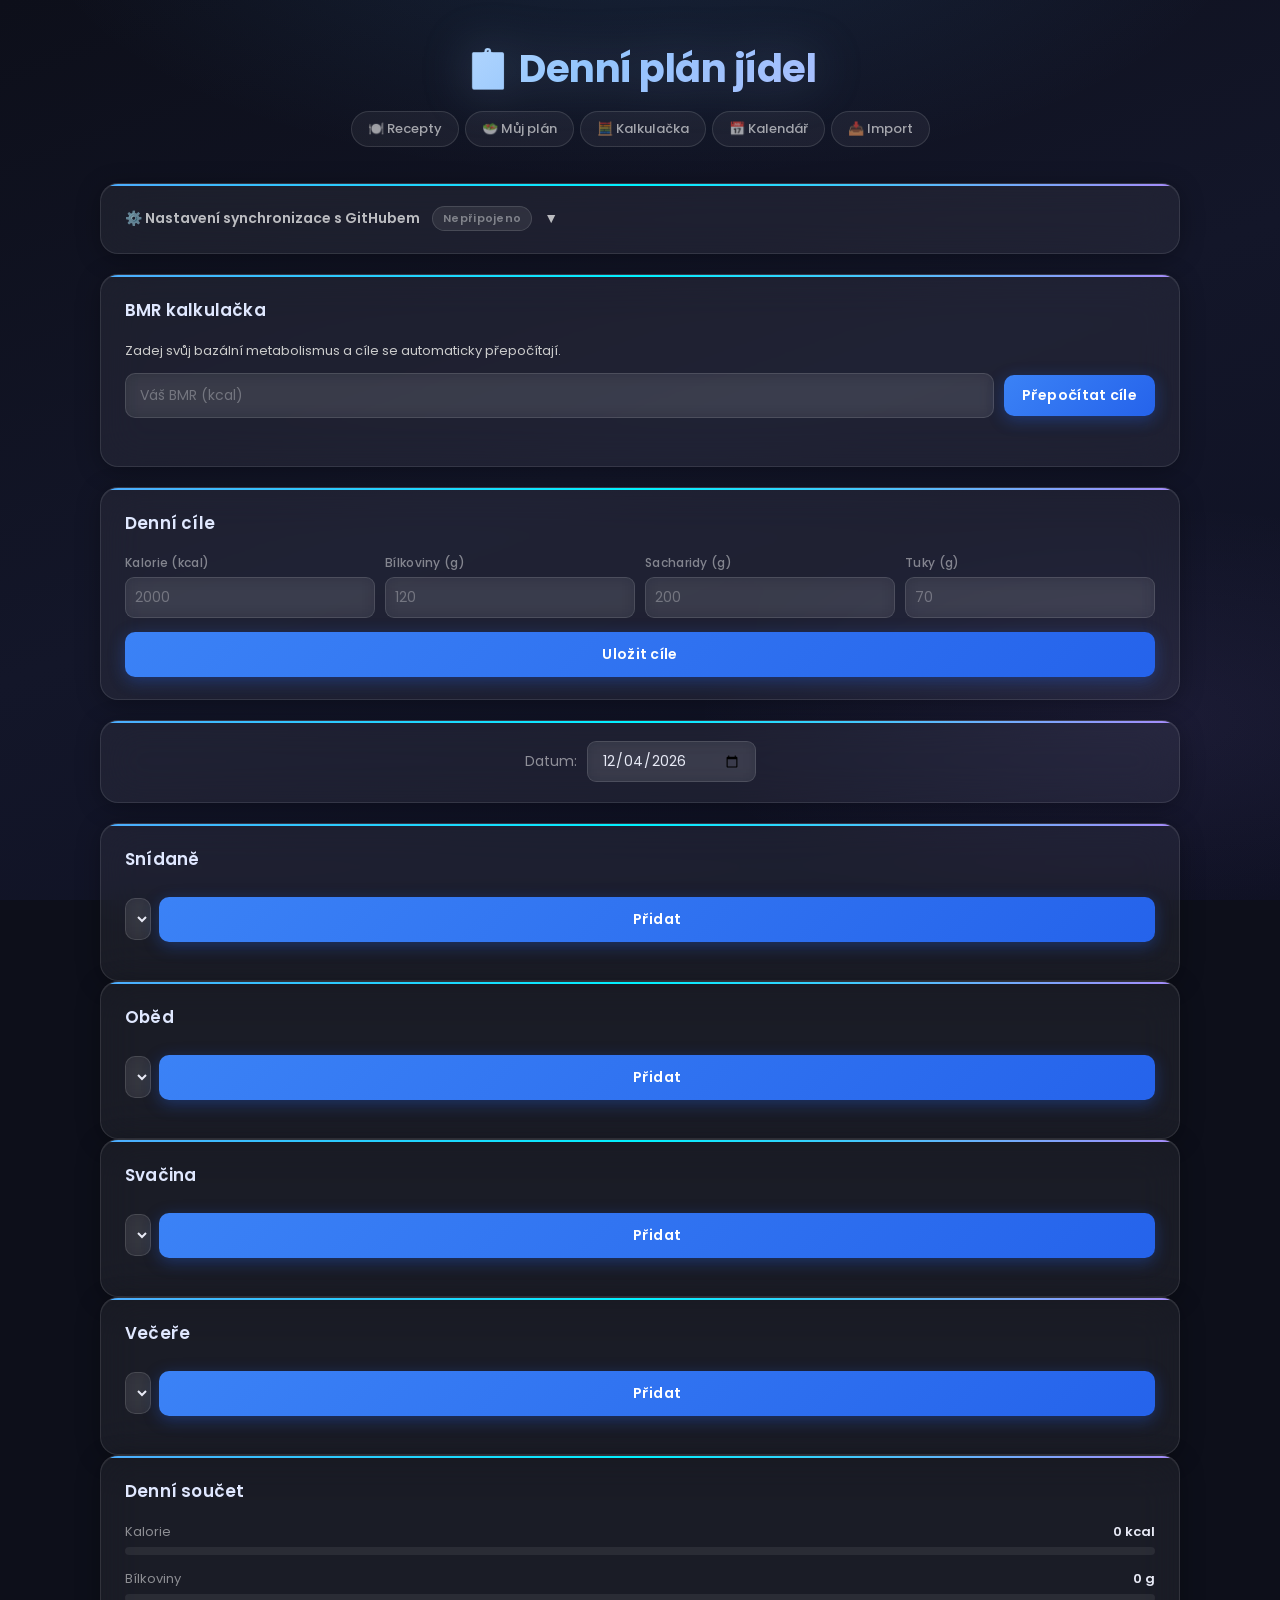
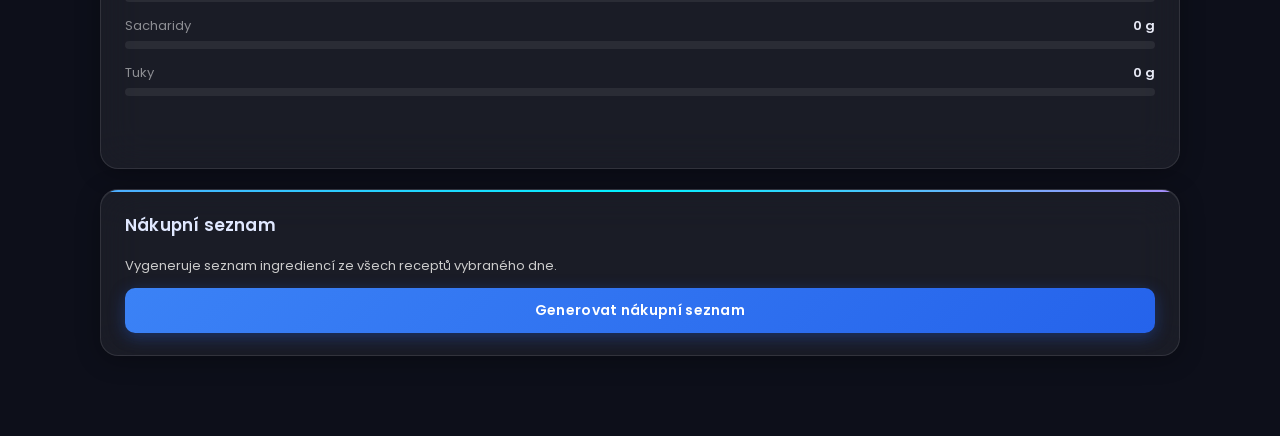
<file: planner.html>
<!DOCTYPE html>
<html lang="cs">
<head>
    <meta charset="UTF-8">
    <title>Denní plán</title>
    <link rel="preconnect" href="https://fonts.googleapis.com">
    <link href="https://fonts.googleapis.com/css2?family=Poppins:wght@400;500;600;700&display=swap" rel="stylesheet">
    <link rel="stylesheet" href="style.css">
</head>
<body>
<div class="page-wrapper">

<h1>📋 Denní plán jídel</h1>

<nav>
    <a href="index.html">🍽️ Recepty</a>
    <a href="muj-plan.html">🥗 Můj plán</a>
    <a href="recipe-calculator.html">🧮 Kalkulačka</a>
    <a href="calendar.html">📅 Kalendář</a>
    <a href="import-jidelnicek.html">📥 Import</a>
</nav>

<!-- GitHub nastavení -->
<div class="form-container" id="github-settings">
    <div class="github-header" id="github-toggle" style="cursor:pointer">
        <span>⚙️ Nastavení synchronizace s GitHubem</span>
        <span id="github-status-badge" class="gh-badge gh-badge-off">Nepřipojeno</span>
        <span id="github-toggle-arrow">▼</span>
    </div>
    <div id="github-settings-body" style="display:none; margin-top:14px">
        <p style="font-size:13px; color:#ccc; margin:0 0 10px 0">
            Zadej svůj GitHub Personal Access Token pro synchronizaci plánu a cílů.
        </p>
        <div style="display:flex; gap:10px; align-items:center">
            <input id="github-token-input" type="password" placeholder="github_pat_..." style="flex:1; margin:0">
            <button id="github-save-token-btn" style="width:auto; padding:10px 18px">Připojit</button>
            <button id="github-clear-token-btn" style="width:auto; padding:10px 18px; background: rgba(255,255,255,0.15); box-shadow:none">Odpojit</button>
        </div>
        <p id="github-token-msg" style="font-size:13px; margin:8px 0 0 0"></p>
    </div>
</div>

<!-- BMR kalkulačka -->
<div class="form-container" id="bmr-section">
    <h2>BMR kalkulačka</h2>
    <p style="font-size:13px; color:#ccc; margin:0 0 12px 0">Zadej svůj bazální metabolismus a cíle se automaticky přepočítají.</p>
    <div style="display:flex; gap:10px; align-items:center">
        <input type="number" id="bmr-input" placeholder="Váš BMR (kcal)" style="flex:1; margin:0">
        <button id="bmr-apply-btn" style="width:auto; padding:10px 18px">Přepočítat cíle</button>
    </div>
    <p id="bmr-msg" style="font-size:13px; margin:8px 0 0 0; min-height:18px"></p>
</div>

<!-- Denní cíle -->
<div class="form-container" id="goals-section">
    <h2>Denní cíle</h2>
    <div class="goals-grid">
        <label>Kalorie (kcal)<input id="goal-kcal"    type="number" placeholder="2000" min="0"></label>
        <label>Bílkoviny (g) <input id="goal-protein" type="number" placeholder="120"  min="0"></label>
        <label>Sacharidy (g) <input id="goal-carbs"   type="number" placeholder="200"  min="0"></label>
        <label>Tuky (g)      <input id="goal-fat"     type="number" placeholder="70"   min="0"></label>
    </div>
    <button id="save-goals-btn">Uložit cíle</button>
</div>

<!-- Výběr dne -->
<div class="form-container date-picker-row">
    <label>Datum: <input type="date" id="date-picker"></label>
</div>

<!-- Snídaně -->
<div class="form-container meal-section">
    <h2>Snídaně</h2>
    <div class="meal-add-row">
        <select id="select-snidane"><option value="">— vyberte recept —</option></select>
        <button class="add-recipe-btn" data-cat="snidane">Přidat</button>
    </div>
    <div class="meal-list" id="list-snidane"></div>
    <div class="meal-subtotal" id="subtotal-snidane"></div>
</div>

<!-- Oběd -->
<div class="form-container meal-section">
    <h2>Oběd</h2>
    <div class="meal-add-row">
        <select id="select-obed"><option value="">— vyberte recept —</option></select>
        <button class="add-recipe-btn" data-cat="obed">Přidat</button>
    </div>
    <div class="meal-list" id="list-obed"></div>
    <div class="meal-subtotal" id="subtotal-obed"></div>
</div>

<!-- Svačina -->
<div class="form-container meal-section">
    <h2>Svačina</h2>
    <div class="meal-add-row">
        <select id="select-svacina"><option value="">— vyberte recept —</option></select>
        <button class="add-recipe-btn" data-cat="svacina">Přidat</button>
    </div>
    <div class="meal-list" id="list-svacina"></div>
    <div class="meal-subtotal" id="subtotal-svacina"></div>
</div>

<!-- Večeře -->
<div class="form-container meal-section">
    <h2>Večeře</h2>
    <div class="meal-add-row">
        <select id="select-vecere"><option value="">— vyberte recept —</option></select>
        <button class="add-recipe-btn" data-cat="vecere">Přidat</button>
    </div>
    <div class="meal-list" id="list-vecere"></div>
    <div class="meal-subtotal" id="subtotal-vecere"></div>
</div>

<!-- Denní součet -->
<div class="form-container" id="day-totals">
    <h2>Denní součet</h2>

    <div class="macro-row">
        <span>Kalorie</span>
        <span id="total-kcal-label">0 kcal</span>
    </div>
    <div class="progress-bar"><div class="progress-fill kcal" id="bar-kcal" style="width:0%"></div></div>

    <div class="macro-row">
        <span>Bílkoviny</span>
        <span id="total-protein-label">0 g</span>
    </div>
    <div class="progress-bar"><div class="progress-fill protein" id="bar-protein" style="width:0%"></div></div>

    <div class="macro-row">
        <span>Sacharidy</span>
        <span id="total-carbs-label">0 g</span>
    </div>
    <div class="progress-bar"><div class="progress-fill carbs" id="bar-carbs" style="width:0%"></div></div>

    <div class="macro-row">
        <span>Tuky</span>
        <span id="total-fat-label">0 g</span>
    </div>
    <div class="progress-bar"><div class="progress-fill fat" id="bar-fat" style="width:0%"></div></div>

    <p id="goal-status" class="goal-status"></p>

    <div id="remaining-row" style="display:none; margin-top:14px; padding-top:14px; border-top:1px solid rgba(255,255,255,0.1)">
        <div style="font-size:13px; color:#ccc; margin-bottom:6px">Zbývá dnes:</div>
        <div id="remaining-values" style="display:flex; gap:16px; flex-wrap:wrap; font-size:14px; font-weight:bold; color:#00eaff"></div>
    </div>
</div>

<!-- Nákupní seznam -->
<div class="form-container" id="shopping-section">
    <h2>Nákupní seznam</h2>
    <p style="font-size:13px; color:#ccc; margin:0 0 12px 0">Vygeneruje seznam ingrediencí ze všech receptů vybraného dne.</p>
    <button id="generate-shopping-btn">Generovat nákupní seznam</button>
    <div id="shopping-list-output" style="display:none; margin-top:16px">
        <div style="display:flex; gap:10px; justify-content:flex-end; margin-bottom:10px">
            <button id="copy-shopping-btn" style="width:auto; padding:8px 16px; font-size:13px">📋 Kopírovat</button>
            <button id="clear-shopping-btn" style="width:auto; padding:8px 16px; font-size:13px; background:rgba(255,255,255,0.15); box-shadow:none">Vymazat</button>
        </div>
        <ul id="shopping-items" class="shopping-list"></ul>
    </div>
</div>

<script src="nutrition.js"></script>
<script src="github-storage.js"></script>
<script src="planner.js"></script>
</div><!-- end page-wrapper -->
<script>document.querySelectorAll('nav a').forEach(a => { if (a.getAttribute('href') === location.pathname.split('/').pop()) a.classList.add('active'); });</script>
</body>
</html>
</file>
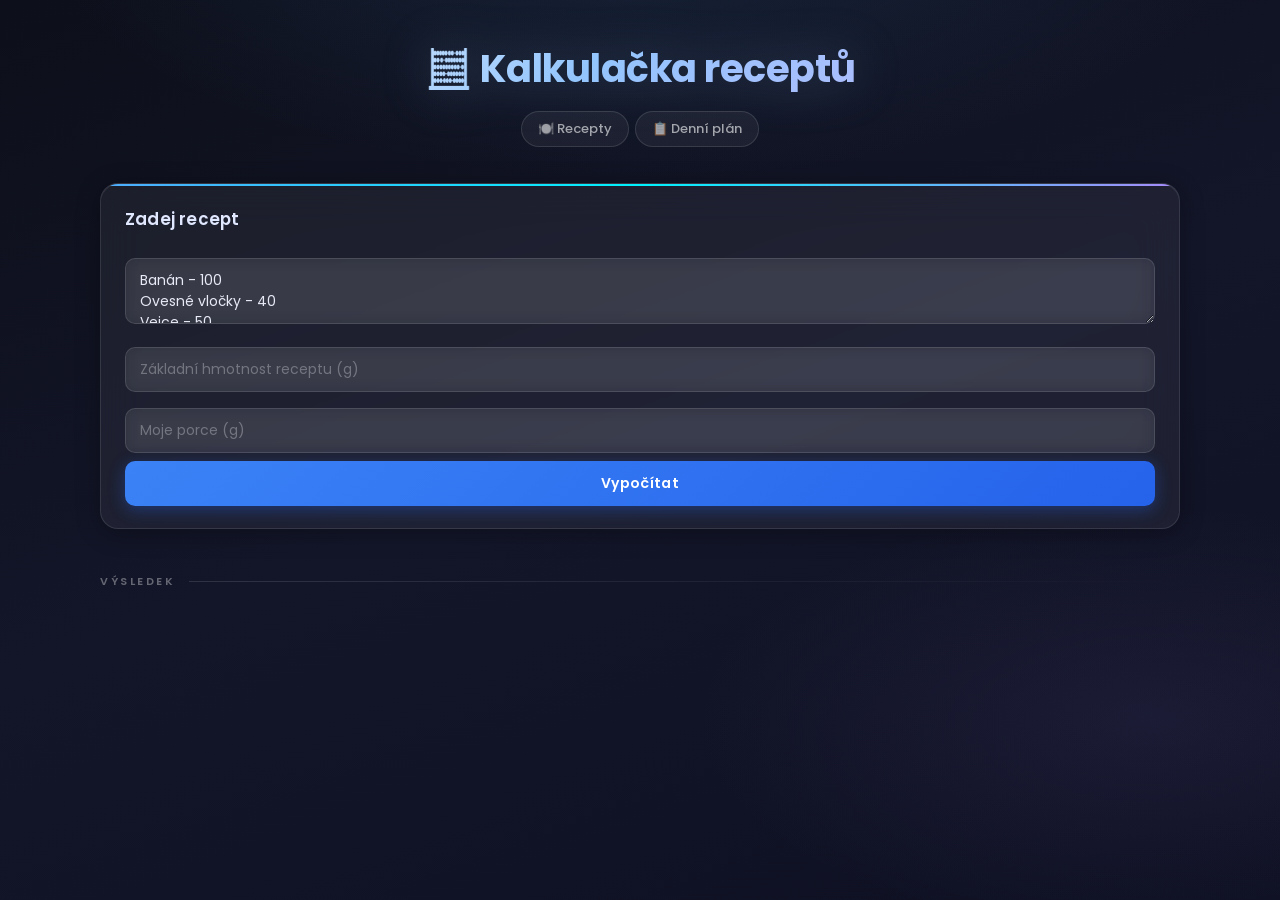
<file: recipe-calculator.html>
<!DOCTYPE html>
<html lang="cs">
<head>
    <meta charset="UTF-8">
    <title>Kalkulačka receptů</title>
    <link rel="preconnect" href="https://fonts.googleapis.com">
    <link href="https://fonts.googleapis.com/css2?family=Poppins:wght@400;500;600;700&display=swap" rel="stylesheet">
    <link rel="stylesheet" href="style.css">
</head>
<body>
<div class="page-wrapper">

<h1>🧮 Kalkulačka receptů</h1>

<nav>
    <a href="index.html">🍽️ Recepty</a>
    <a href="planner.html">📋 Denní plán</a>
</nav>

<div class="form-container">
    <h2>Zadej recept</h2>

    <textarea id="ingredients" placeholder="Ingredience (formát: název - gramy)">
Banán - 100
Ovesné vločky - 40
Vejce - 50
    </textarea>

    <input id="baseWeight" type="number" placeholder="Základní hmotnost receptu (g)">
    <input id="targetWeight" type="number" placeholder="Moje porce (g)">

    <button id="calcBtn">Vypočítat</button>
</div>

<h2>Výsledek</h2>
<div id="result"></div>

<script src="calculator.js"></script>
</div><!-- end page-wrapper -->
<script>document.querySelectorAll('nav a').forEach(a => { if (a.getAttribute('href') === location.pathname.split('/').pop()) a.classList.add('active'); });</script>
</body>
</html>
</file>
<file: style.css>
@import url('https://fonts.googleapis.com/css2?family=Poppins:wght@400;500;600;700&display=swap');

/* === RESET & BASE === */
*, *::before, *::after { box-sizing: border-box; }

body {
    font-family: 'Poppins', Arial, sans-serif;
    margin: 0;
    padding: 40px 20px 60px;
    background: #0d0f1a;
    background-image:
        radial-gradient(ellipse 80% 50% at 50% -10%, rgba(79,172,254,0.12) 0%, transparent 60%),
        radial-gradient(ellipse 60% 40% at 90% 80%,  rgba(167,139,250,0.08) 0%, transparent 60%),
        linear-gradient(160deg, #0d0f1a 0%, #131629 50%, #0e1022 100%);
    background-attachment: fixed;
    color: #e8eaf6;
    min-height: 100vh;
}

/* Custom scrollbar */
::-webkit-scrollbar { width: 6px; }
::-webkit-scrollbar-track { background: rgba(255,255,255,0.04); }
::-webkit-scrollbar-thumb { background: rgba(79,172,254,0.35); border-radius: 3px; }

.page-wrapper {
    max-width: 1080px;
    margin: 0 auto;
}

/* === LIGHT MODE === */
body.light {
    background: #f0f2fa;
    background-image: none;
    color: #1a1d2e;
}
body.light .form-container, body.light .recipe {
    background: rgba(255,255,255,0.9);
    color: #1a1d2e;
    border-color: rgba(0,0,0,0.07);
}

/* === NADPISY === */
h1 {
    text-align: center;
    font-size: 2.4rem;
    font-weight: 700;
    letter-spacing: -0.5px;
    background: linear-gradient(135deg, #fff 0%, #93c5fd 45%, #c4b5fd 100%);
    -webkit-background-clip: text;
    -webkit-text-fill-color: transparent;
    background-clip: text;
    margin: 0 0 6px;
    filter: drop-shadow(0 0 24px rgba(147,197,253,0.25));
}

/* Section h2 na hlavní stránce — oddělující linky */
.page-wrapper > h2 {
    display: flex;
    align-items: center;
    gap: 14px;
    font-size: 11px;
    font-weight: 600;
    letter-spacing: 2.5px;
    text-transform: uppercase;
    color: rgba(255,255,255,0.35);
    margin: 44px 0 18px;
    text-align: left;
}
.page-wrapper > h2::after {
    content: '';
    flex: 1;
    height: 1px;
    background: linear-gradient(90deg, rgba(255,255,255,0.12), transparent);
}

/* h2 uvnitř panelů */
.form-container h2, .meal-section h2 {
    text-align: left;
    font-size: 1.05rem;
    font-weight: 600;
    color: #e0e8ff;
    letter-spacing: 0.2px;
    margin: 0 0 18px;
}

/* === NAV === */
nav {
    display: flex;
    gap: 6px;
    justify-content: center;
    flex-wrap: wrap;
    margin: 14px 0 36px;
}

nav a {
    color: rgba(255,255,255,0.6);
    font-family: 'Poppins', sans-serif;
    font-weight: 500;
    font-size: 13px;
    text-decoration: none;
    padding: 7px 16px;
    border-radius: 30px;
    border: 1px solid rgba(255,255,255,0.12);
    background: rgba(255,255,255,0.05);
    transition: all 0.2s;
    white-space: nowrap;
}
nav a:hover {
    color: #fff;
    background: rgba(79,172,254,0.18);
    border-color: rgba(79,172,254,0.45);
    box-shadow: 0 0 16px rgba(79,172,254,0.2);
    transform: translateY(-1px);
}
nav a.active {
    color: #fff;
    background: rgba(79,172,254,0.22);
    border-color: rgba(79,172,254,0.5);
}

/* === GLASS PANELS === */
.form-container, .recipe {
    background: rgba(255,255,255,0.055);
    backdrop-filter: blur(20px);
    -webkit-backdrop-filter: blur(20px);
    border-radius: 18px;
    border: 1px solid rgba(255,255,255,0.1);
    padding: 22px 24px;
    margin-bottom: 20px;
    color: #e8eaf6;
    box-shadow: 0 4px 24px rgba(0,0,0,0.3), inset 0 1px 0 rgba(255,255,255,0.08);
    animation: fadeUp 0.45s ease forwards;
    opacity: 0;
    position: relative;
    overflow: hidden;
}

/* Barevný proužek nahoře na form panelech */
.form-container::before {
    content: '';
    position: absolute;
    top: 0; left: 0; right: 0;
    height: 2px;
    background: linear-gradient(90deg, #4facfe 0%, #00f2fe 50%, #a78bfa 100%);
}

/* Barevné proužky na receptech dle kategorie */
.recipe::before {
    content: '';
    position: absolute;
    top: 0; left: 0; right: 0;
    height: 3px;
    border-radius: 18px 18px 0 0;
}
#snidane .recipe::before { background: linear-gradient(90deg, #fcd34d, #f59e0b); }
#obed    .recipe::before { background: linear-gradient(90deg, #fb923c, #ef4444); }
#svacina .recipe::before { background: linear-gradient(90deg, #86efac, #22c55e); }
#vecere  .recipe::before { background: linear-gradient(90deg, #60a5fa, #818cf8); }

/* === ANIMACE === */
@keyframes fadeUp {
    from { opacity: 0; transform: translateY(14px); }
    to   { opacity: 1; transform: translateY(0); }
}

/* === HOVER NA RECEPTU === */
.recipe {
    transition: transform 0.22s, box-shadow 0.22s, border-color 0.22s;
    cursor: default;
}
.recipe:hover {
    transform: translateY(-4px);
    box-shadow: 0 16px 48px rgba(0,0,0,0.4), 0 0 0 1px rgba(79,172,254,0.25);
    border-color: rgba(79,172,254,0.28);
}

/* === RECEPTY === */
.recipe h3 {
    margin: 0 0 4px;
    color: #fff;
    font-size: 1rem;
    font-weight: 600;
    line-height: 1.3;
}
.recipe small {
    color: rgba(255,255,255,0.4);
    font-size: 11px;
    letter-spacing: 0.5px;
    text-transform: uppercase;
    font-weight: 500;
}
.recipe h4 {
    font-size: 11px;
    font-weight: 600;
    letter-spacing: 1.5px;
    text-transform: uppercase;
    color: rgba(255,255,255,0.35);
    margin: 16px 0 8px;
}
.recipe ul {
    margin: 0;
    padding-left: 18px;
    font-size: 13px;
    color: rgba(255,255,255,0.75);
    line-height: 1.7;
}
.recipe p {
    font-size: 13px;
    color: rgba(255,255,255,0.75);
    line-height: 1.7;
    margin: 0;
}

/* === BAREVNÉ TAGY === */
.tag {
    display: inline-block;
    padding: 3px 10px;
    border-radius: 20px;
    font-size: 11px;
    font-weight: 600;
    margin-bottom: 10px;
    letter-spacing: 0.5px;
    text-transform: uppercase;
}
.tag-snidane { background: rgba(252,211,77,0.2);  color: #fcd34d; border: 1px solid rgba(252,211,77,0.3); }
.tag-obed    { background: rgba(251,146,60,0.2);  color: #fb923c; border: 1px solid rgba(251,146,60,0.3); }
.tag-svacina { background: rgba(134,239,172,0.2); color: #86efac; border: 1px solid rgba(134,239,172,0.3); }
.tag-vecere  { background: rgba(96,165,250,0.2);  color: #60a5fa; border: 1px solid rgba(96,165,250,0.3); }

/* === GRID LAYOUT === */
.recipe-list {
    display: grid;
    grid-template-columns: repeat(auto-fill, minmax(290px, 1fr));
    gap: 16px;
}

/* === NUTRIČNÍ BADGE === */
.nutrition-badge {
    display: flex;
    gap: 6px;
    flex-wrap: wrap;
    align-items: center;
    margin-top: 14px;
    padding-top: 12px;
    border-top: 1px solid rgba(255,255,255,0.08);
}
.nutrition-badge > span {
    background: rgba(79,172,254,0.1);
    border: 1px solid rgba(79,172,254,0.2);
    border-radius: 20px;
    padding: 3px 10px;
    font-size: 12px;
    font-weight: 500;
    color: #93c5fd;
    white-space: nowrap;
}
.nutrition-badge .manual-tag {
    background: rgba(252,211,77,0.12);
    border: 1px solid rgba(252,211,77,0.25);
    color: #fcd34d;
    border-radius: 20px;
    padding: 3px 10px;
    font-size: 11px;
}
.nutrition-badge .override-btn {
    margin-left: auto;
    padding: 3px 12px;
    font-size: 11px;
    background: rgba(255,255,255,0.07);
    border: 1px solid rgba(255,255,255,0.15);
    border-radius: 20px;
    color: rgba(255,255,255,0.6);
    cursor: pointer;
    transition: 0.2s;
    width: auto;
    font-family: 'Poppins', sans-serif;
}
.nutrition-badge .override-btn:hover {
    background: rgba(255,255,255,0.14);
    color: #fff;
    transform: none;
}
.nutrition-override {
    display: grid;
    grid-template-columns: repeat(4, 1fr) auto;
    gap: 6px;
    margin-top: 10px;
    align-items: center;
}
.nutrition-override input {
    padding: 7px 8px;
    border-radius: 8px;
    border: 1px solid rgba(255,255,255,0.15);
    background: rgba(255,255,255,0.08);
    color: #fff;
    font-size: 13px;
    font-family: 'Poppins', sans-serif;
    width: 100%;
    margin: 0;
}
.nutrition-override .save-override-btn {
    padding: 7px 14px;
    font-size: 12px;
    background: linear-gradient(135deg, #4facfe, #00f2fe);
    border: none;
    border-radius: 8px;
    color: #fff;
    cursor: pointer;
    white-space: nowrap;
    width: auto;
    font-family: 'Poppins', sans-serif;
    font-weight: 600;
}

/* === INPUTS === */
.form-container input,
.form-container select,
.form-container textarea {
    width: 100%;
    padding: 11px 14px;
    margin: 8px 0;
    border-radius: 10px;
    border: 1px solid rgba(255,255,255,0.12);
    background: rgba(255,255,255,0.07);
    color: #e8eaf6;
    font-size: 14px;
    font-family: 'Poppins', sans-serif;
    backdrop-filter: blur(8px);
    transition: border-color 0.2s, box-shadow 0.2s, background 0.2s;
    outline: none;
}
.form-container input::placeholder,
.form-container textarea::placeholder {
    color: rgba(255,255,255,0.3);
}
.form-container input:focus,
.form-container textarea:focus,
.form-container select:focus {
    border-color: rgba(79,172,254,0.6);
    box-shadow: 0 0 0 3px rgba(79,172,254,0.12);
    background: rgba(255,255,255,0.1);
}
.form-container select option {
    background: #1a1d2e;
    color: #e8eaf6;
}

/* === TLAČÍTKA === */
.form-container button {
    width: 100%;
    padding: 12px;
    background: linear-gradient(135deg, #3b82f6, #2563eb);
    color: white;
    border: none;
    border-radius: 10px;
    cursor: pointer;
    font-size: 14px;
    font-weight: 600;
    font-family: 'Poppins', sans-serif;
    letter-spacing: 0.3px;
    box-shadow: 0 4px 16px rgba(37,99,235,0.35);
    transition: all 0.2s;
}
.form-container button:hover {
    background: linear-gradient(135deg, #60a5fa, #3b82f6);
    transform: translateY(-2px);
    box-shadow: 0 6px 20px rgba(37,99,235,0.45);
}
.form-container button:active { transform: translateY(0); }

/* === PROGRESS BARS === */
.progress-bar {
    background: rgba(255,255,255,0.07);
    border-radius: 8px;
    height: 8px;
    margin: 5px 0 14px;
    overflow: hidden;
}
.progress-fill {
    height: 100%;
    border-radius: 8px;
    transition: width 0.5s cubic-bezier(0.4,0,0.2,1);
}
.progress-fill.kcal    { background: linear-gradient(90deg, #3b82f6, #06b6d4); }
.progress-fill.protein { background: linear-gradient(90deg, #ec4899, #f43f5e); }
.progress-fill.carbs   { background: linear-gradient(90deg, #f59e0b, #f97316); }
.progress-fill.fat     { background: linear-gradient(90deg, #22c55e, #16a34a); }
.progress-fill.over    { background: #ef4444 !important; }

/* === DENNÍ PLÁN === */
.meal-section { margin-bottom: 0; }

.meal-add-row {
    display: flex;
    gap: 8px;
    margin-bottom: 10px;
    align-items: center;
}
.meal-add-row select {
    flex: 1;
    padding: 9px 12px;
    border-radius: 10px;
    border: 1px solid rgba(255,255,255,0.12);
    background: rgba(255,255,255,0.07);
    color: #e8eaf6;
    font-size: 14px;
    font-family: 'Poppins', sans-serif;
    backdrop-filter: blur(8px);
    outline: none;
    transition: 0.2s;
}
.meal-add-row select:focus {
    border-color: rgba(79,172,254,0.5);
    box-shadow: 0 0 0 3px rgba(79,172,254,0.1);
}
.meal-add-row select option { background: #1a1d2e; }

.add-recipe-btn {
    padding: 9px 18px;
    background: linear-gradient(135deg, #3b82f6, #2563eb);
    color: white;
    border: none;
    border-radius: 10px;
    cursor: pointer;
    font-size: 13px;
    font-weight: 600;
    font-family: 'Poppins', sans-serif;
    transition: all 0.2s;
    white-space: nowrap;
    box-shadow: 0 3px 12px rgba(37,99,235,0.3);
}
.add-recipe-btn:hover {
    background: linear-gradient(135deg, #60a5fa, #3b82f6);
    transform: translateY(-1px);
}

.meal-list-row {
    display: flex;
    justify-content: space-between;
    align-items: center;
    padding: 9px 14px;
    margin-bottom: 5px;
    border-radius: 10px;
    background: rgba(255,255,255,0.05);
    border: 1px solid rgba(255,255,255,0.06);
    font-size: 13px;
    gap: 10px;
    transition: background 0.15s;
}
.meal-list-row:hover { background: rgba(255,255,255,0.08); }
.meal-list-row .recipe-title { flex: 1; font-weight: 500; }
.meal-list-row .macro-info {
    color: #93c5fd;
    font-size: 12px;
    white-space: nowrap;
}
.meal-list-row .remove-btn {
    background: none;
    border: none;
    color: rgba(239,68,68,0.7);
    cursor: pointer;
    font-size: 18px;
    line-height: 1;
    padding: 0 4px;
    transition: 0.15s;
}
.meal-list-row .remove-btn:hover {
    color: #ef4444;
    transform: scale(1.2);
}

.meal-subtotal {
    text-align: right;
    font-size: 12px;
    color: rgba(255,255,255,0.35);
    padding-right: 4px;
    margin-top: 6px;
}

.macro-row {
    display: flex;
    justify-content: space-between;
    font-size: 13px;
    margin-top: 6px;
    color: rgba(255,255,255,0.5);
}
.macro-row span:last-child {
    color: #e8eaf6;
    font-weight: 600;
}

.goals-grid {
    display: grid;
    grid-template-columns: repeat(4, 1fr);
    gap: 10px;
    margin-bottom: 14px;
}
.goals-grid label {
    display: flex;
    flex-direction: column;
    font-size: 12px;
    color: rgba(255,255,255,0.45);
    gap: 5px;
    font-weight: 500;
    letter-spacing: 0.3px;
}
.goals-grid input {
    padding: 9px;
    border-radius: 9px;
    border: 1px solid rgba(255,255,255,0.12);
    background: rgba(255,255,255,0.07);
    color: #e8eaf6;
    font-size: 14px;
    font-family: 'Poppins', sans-serif;
    margin: 0;
    width: 100%;
    outline: none;
    transition: 0.2s;
}
.goals-grid input:focus {
    border-color: rgba(79,172,254,0.5);
    box-shadow: 0 0 0 3px rgba(79,172,254,0.1);
}

/* === STAVOVÝ TEXT === */
.goal-status {
    text-align: center;
    font-weight: 600;
    margin-top: 14px;
    font-size: 14px;
    min-height: 22px;
    letter-spacing: 0.2px;
}
.goal-status.ok    { color: #86efac; }
.goal-status.over  { color: #f87171; }
.goal-status.under { color: #fcd34d; }

/* === DATE PICKER === */
.date-picker-row {
    display: flex;
    align-items: center;
    gap: 12px;
    padding: 12px 20px;
    margin-bottom: 20px;
    justify-content: center;
}
.date-picker-row label {
    color: rgba(255,255,255,0.5);
    font-size: 14px;
    display: flex;
    align-items: center;
    gap: 10px;
}
.date-picker-row input[type="date"] {
    padding: 8px 14px;
    border-radius: 9px;
    border: 1px solid rgba(255,255,255,0.12);
    background: rgba(255,255,255,0.08);
    color: #e8eaf6;
    font-size: 14px;
    font-family: 'Poppins', sans-serif;
    outline: none;
}

/* === GITHUB SETTINGS === */
.github-header {
    display: flex;
    align-items: center;
    gap: 12px;
    font-size: 14px;
    font-weight: 600;
    user-select: none;
    color: rgba(255,255,255,0.7);
}
.gh-badge {
    padding: 3px 10px;
    border-radius: 20px;
    font-size: 11px;
    font-weight: 600;
    letter-spacing: 0.3px;
}
.gh-badge-on  { background: rgba(134,239,172,0.2); color: #86efac; border: 1px solid rgba(134,239,172,0.3); }
.gh-badge-off { background: rgba(255,255,255,0.08); color: rgba(255,255,255,0.4); border: 1px solid rgba(255,255,255,0.12); }

/* === NÁKUPNÍ SEZNAM === */
.shopping-list {
    list-style: none;
    padding: 0;
    margin: 0;
}
.shopping-item {
    padding: 9px 14px;
    margin-bottom: 5px;
    border-radius: 9px;
    background: rgba(255,255,255,0.05);
    border: 1px solid rgba(255,255,255,0.06);
    transition: 0.2s;
}
.shopping-item:hover { background: rgba(255,255,255,0.08); }
.shopping-item label {
    display: flex;
    align-items: center;
    gap: 10px;
    cursor: pointer;
    font-size: 13px;
    font-weight: 500;
}
.shopping-item input[type="checkbox"] {
    width: 16px;
    height: 16px;
    cursor: pointer;
    accent-color: #3b82f6;
    flex-shrink: 0;
}
.shopping-item.checked {
    opacity: 0.35;
}
.shopping-item.checked label { text-decoration: line-through; }

/* === AKCE NA RECEPTU === */
.recipe-actions {
    display: flex;
    gap: 6px;
    justify-content: flex-end;
    margin-top: 14px;
    padding-top: 12px;
    border-top: 1px solid rgba(255,255,255,0.07);
}
.share-btn {
    background: rgba(134,239,172,0.1);
    border: 1px solid rgba(134,239,172,0.25);
    color: #86efac;
    border-radius: 8px;
    padding: 5px 12px;
    cursor: pointer;
    font-size: 12px;
    font-family: 'Poppins', sans-serif;
    font-weight: 500;
    transition: 0.2s;
}
.share-btn:hover { background: rgba(134,239,172,0.2); }

.delete-btn {
    background: rgba(239,68,68,0.1);
    border: 1px solid rgba(239,68,68,0.25);
    color: #f87171;
    border-radius: 8px;
    padding: 5px 12px;
    cursor: pointer;
    font-size: 12px;
    font-family: 'Poppins', sans-serif;
    font-weight: 500;
    transition: 0.2s;
}
.delete-btn:hover { background: rgba(239,68,68,0.2); }

.edit-btn {
    background: rgba(79,172,254,0.1);
    border: 1px solid rgba(79,172,254,0.25);
    color: #93c5fd;
    border-radius: 8px;
    padding: 5px 12px;
    cursor: pointer;
    font-size: 12px;
    font-family: 'Poppins', sans-serif;
    font-weight: 500;
    transition: 0.2s;
}
.edit-btn:hover { background: rgba(79,172,254,0.2); }

/* === VYHLEDÁVÁNÍ === */
.search-container {
    text-align: center;
    margin-bottom: 24px;
}
.search-container input {
    max-width: 440px;
    width: 100%;
    padding: 12px 20px;
    border-radius: 30px;
    border: 1px solid rgba(255,255,255,0.12);
    background: rgba(255,255,255,0.06);
    color: #e8eaf6;
    font-size: 14px;
    font-family: 'Poppins', sans-serif;
    backdrop-filter: blur(12px);
    outline: none;
    transition: 0.2s;
}
.search-container input:focus {
    border-color: rgba(79,172,254,0.5);
    box-shadow: 0 0 0 3px rgba(79,172,254,0.1);
    background: rgba(255,255,255,0.09);
}
.search-container input::placeholder { color: rgba(255,255,255,0.3); }

/* === MODAL SDÍLENÍ === */
.share-modal {
    position: fixed;
    inset: 0;
    background: rgba(0,0,0,0.75);
    backdrop-filter: blur(4px);
    display: flex;
    align-items: center;
    justify-content: center;
    z-index: 1000;
    padding: 20px;
}
.share-modal-box {
    background: #1a1d2e;
    border: 1px solid rgba(255,255,255,0.12);
    border-radius: 18px;
    padding: 28px;
    max-width: 540px;
    width: 100%;
    max-height: 85vh;
    overflow-y: auto;
    position: relative;
    box-shadow: 0 24px 80px rgba(0,0,0,0.6);
}
.share-modal-close {
    position: absolute;
    top: 14px;
    right: 14px;
    background: rgba(255,255,255,0.08);
    border: 1px solid rgba(255,255,255,0.12);
    color: rgba(255,255,255,0.7);
    width: 30px;
    height: 30px;
    border-radius: 50%;
    cursor: pointer;
    font-size: 13px;
    display: flex;
    align-items: center;
    justify-content: center;
    transition: 0.2s;
}
.share-modal-close:hover {
    background: rgba(255,255,255,0.15);
    color: #fff;
}

/* === TOASTY === */
.toast-host {
    position: fixed;
    right: 18px;
    bottom: 18px;
    display: flex;
    flex-direction: column;
    gap: 8px;
    z-index: 1200;
    pointer-events: none;
}
.toast {
    min-width: 240px;
    max-width: 420px;
    padding: 11px 14px;
    border-radius: 12px;
    border: 1px solid rgba(255,255,255,0.18);
    background: rgba(19,22,41,0.92);
    color: #e8eaf6;
    font-size: 13px;
    font-weight: 500;
    box-shadow: 0 12px 36px rgba(0,0,0,0.45);
    opacity: 0;
    transform: translateY(8px);
    transition: opacity 0.22s ease, transform 0.22s ease;
    pointer-events: auto;
    cursor: pointer;
}
.toast.show {
    opacity: 1;
    transform: translateY(0);
}
.toast-ok {
    border-color: rgba(134,239,172,0.45);
    box-shadow: 0 12px 36px rgba(0,0,0,0.45), 0 0 0 1px rgba(134,239,172,0.18);
}
.toast-warn {
    border-color: rgba(252,211,77,0.55);
    box-shadow: 0 12px 36px rgba(0,0,0,0.45), 0 0 0 1px rgba(252,211,77,0.2);
}
.toast-info {
    border-color: rgba(147,197,253,0.45);
    box-shadow: 0 12px 36px rgba(0,0,0,0.45), 0 0 0 1px rgba(147,197,253,0.18);
}

/* === MĚSÍČNÍ KALENDÁŘ === */
.cal-nav {
    display: flex;
    align-items: center;
    justify-content: space-between;
    margin-bottom: 18px;
}
.cal-legend {
    display: flex;
    gap: 16px;
    font-size: 12px;
    color: rgba(255,255,255,0.4);
    margin-bottom: 14px;
    align-items: center;
    flex-wrap: wrap;
}
.cal-dot {
    display: inline-block;
    width: 9px;
    height: 9px;
    border-radius: 50%;
    margin-right: 5px;
}
.cal-dot.cal-ok    { background: #86efac; }
.cal-dot.cal-over  { background: #f87171; }
.cal-dot.cal-under { background: #fcd34d; }
.cal-dot.cal-empty { background: rgba(255,255,255,0.18); }

.cal-header {
    display: grid;
    grid-template-columns: repeat(7, 1fr);
    text-align: center;
    font-size: 11px;
    color: rgba(255,255,255,0.3);
    margin-bottom: 8px;
    font-weight: 600;
    letter-spacing: 1px;
    text-transform: uppercase;
}
.cal-grid {
    display: grid;
    grid-template-columns: repeat(7, 1fr);
    gap: 5px;
}
.cal-cell {
    background: rgba(255,255,255,0.04);
    border-radius: 10px;
    padding: 8px 6px;
    min-height: 70px;
    cursor: pointer;
    transition: 0.2s;
    border: 1px solid transparent;
}
.cal-cell:hover {
    background: rgba(79,172,254,0.1);
    border-color: rgba(79,172,254,0.25);
}
.cal-cell.cal-dnes {
    border-color: rgba(79,172,254,0.5);
    box-shadow: 0 0 0 1px rgba(79,172,254,0.25);
}
.cal-empty-cell {
    background: transparent;
    cursor: default;
    border: none;
    min-height: 70px;
}
.cal-den {
    font-size: 12px;
    font-weight: 600;
    color: rgba(255,255,255,0.8);
    margin-bottom: 4px;
}
.cal-kcal {
    font-size: 10px;
    border-radius: 4px;
    padding: 1px 5px;
    display: inline-block;
    margin-bottom: 4px;
    font-weight: 500;
}
.cal-stav-ok    { background: rgba(134,239,172,0.18); color: #86efac; }
.cal-stav-over  { background: rgba(248,113,113,0.18); color: #f87171; }
.cal-stav-under { background: rgba(252,211,77,0.18);  color: #fcd34d; }
.cal-stav-empty { color: rgba(255,255,255,0.2); }
.cal-meal-dot { font-size: 12px; margin-right: 2px; }

/* === RESPONZIVITA === */
@media (max-width: 700px) {
    body { padding: 24px 14px 40px; }
    h1 { font-size: 1.7rem; }
    .goals-grid { grid-template-columns: repeat(2, 1fr); }
    .nutrition-override { grid-template-columns: repeat(2, 1fr); }
    .nutrition-override .save-override-btn { grid-column: 1 / -1; }
    .meal-list-row { flex-wrap: wrap; }
    .cal-cell { min-height: 52px; padding: 5px 3px; }
    .cal-kcal { font-size: 9px; }
    .cal-den  { font-size: 10px; }
    .cal-meal-dot { font-size: 9px; }
    .cal-nav button { padding: 6px 10px; font-size: 12px; }
    nav a { font-size: 12px; padding: 6px 12px; }
    .toast-host {
        left: 14px;
        right: 14px;
        bottom: 14px;
    }
    .toast {
        max-width: none;
        min-width: 0;
        width: 100%;
    }
}
</file>
